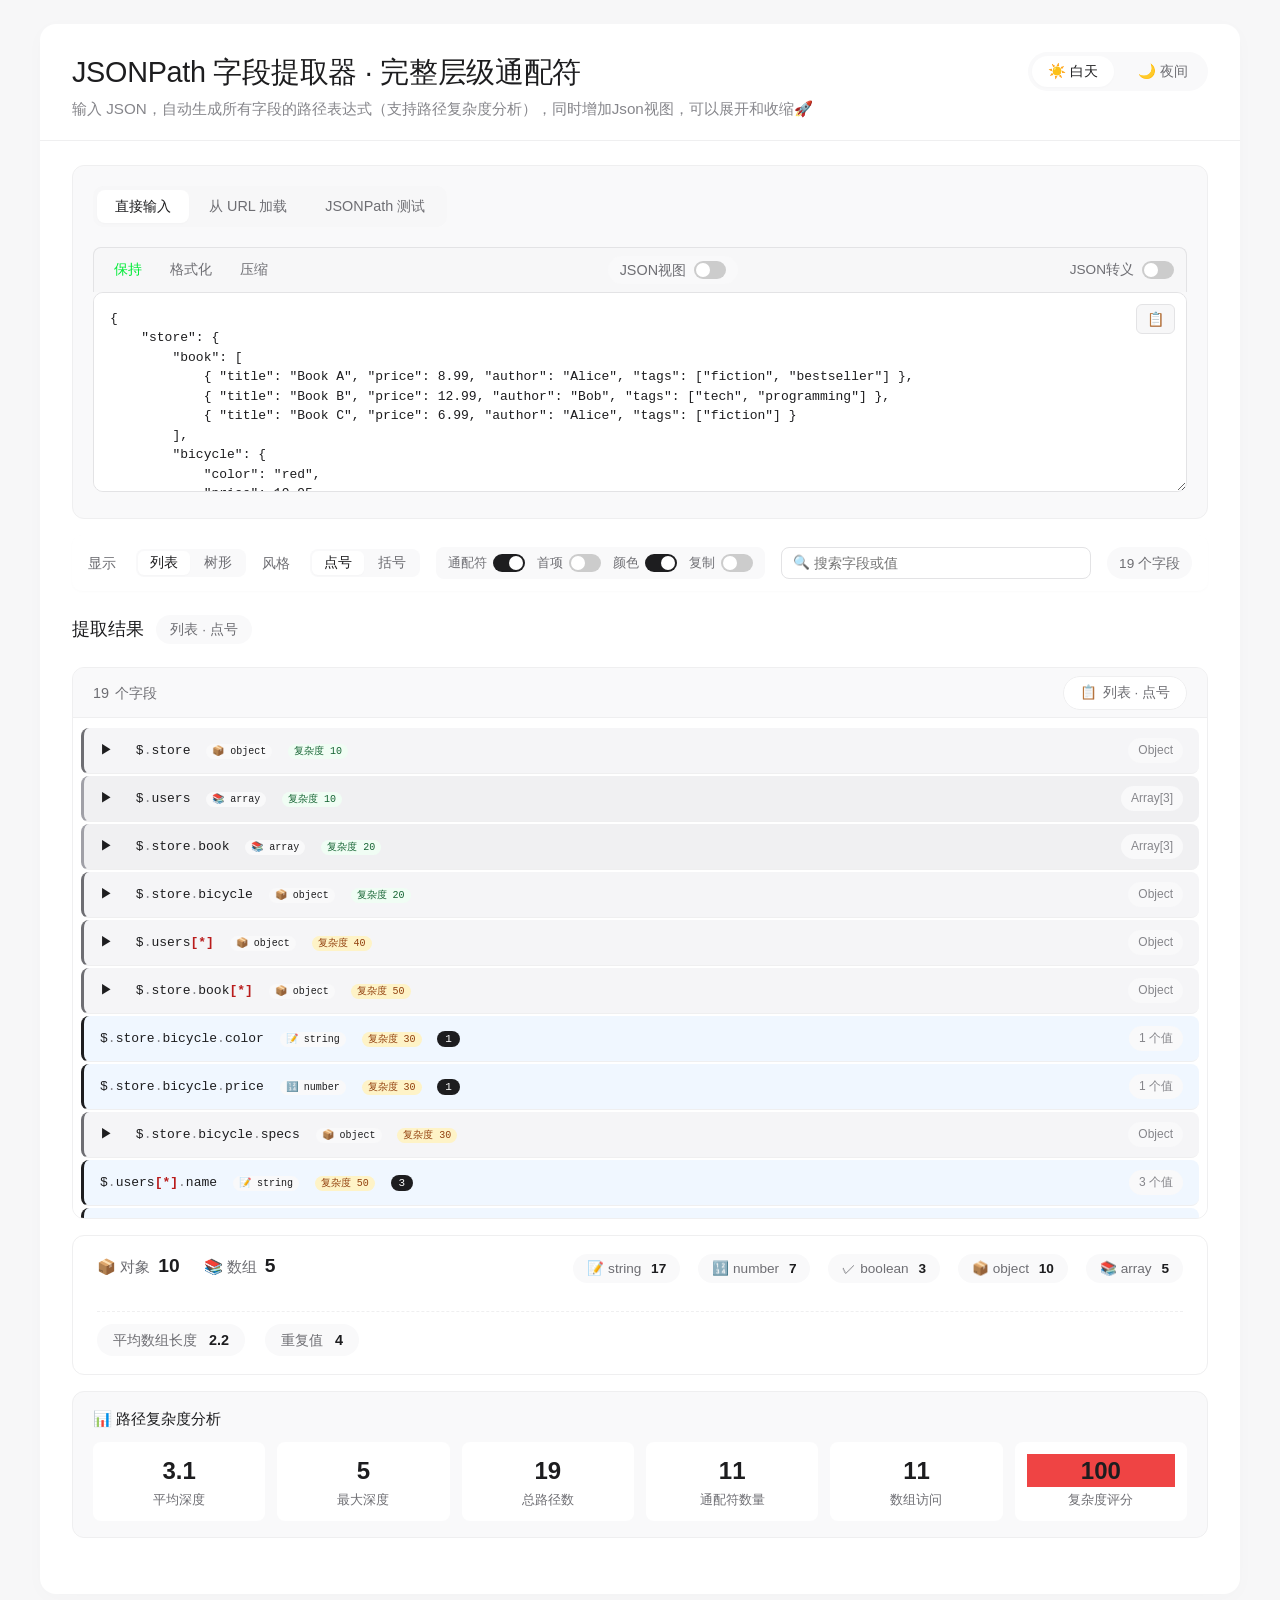
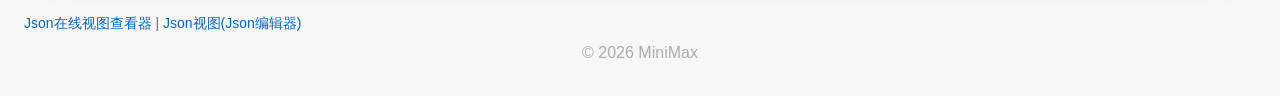
<file: JsonPath.html>
<!DOCTYPE html>
<html lang="zh-CN">
<head>
    <meta charset="UTF-8">
    <meta name="viewport" content="width=device-width, initial-scale=1.0">
    <title>JSONPath 提取器 · 完整层级通配符</title>
    <style>
        :root {
            --bg-primary: #ffffff;
            --bg-secondary: #f7f7f8;
            --bg-tertiary: #f9f9fa;
            --text-primary: #1d1d1f;
            --text-secondary: #6e6e73;
            --text-muted: #86868b;
            --border-color: #efeff0;
            --border-light: #e3e3e5;
            --accent: #1d1d1f;
            --accent-light: #b0b0b7;
            --highlight: #ffeb99;
            --highlight-dark: #b58b1a;
            --match-bg: #e6f7ff;
            --match-border: #1890ff;
            --wildcard-bg: #f0f7ff;
            --wildcard-border: #1d1d1f;
            --object-bg: #f5f5f7;
            --object-border: #6e6e73;
            --array-bg: #f0f0f2;
            --array-border: #a0a0a7;
            --error-bg: #fef2f2;
            --error-border: #fee2e2;
            --error-text: #b91c1c;
            --success-bg: #f0fdf4;
            --success-border: #bbf7d0;
            --success-text: #166534;
            --info-bg: #eff6ff;
            --info-border: #bfdbfe;
            --info-text: #1e40af;
            --shadow: rgba(0, 0, 0, 0.02);
            --shadow-hover: rgba(0, 0, 0, 0.05);
        }

        [data-theme="dark"] {
            --bg-primary: #2c2c2e;
            --bg-secondary: #1a1a1c;
            --bg-tertiary: #1d1d1f;
            --text-primary: #e5e5e7;
            --text-secondary: #98989e;
            --text-muted: #5e5e63;
            --border-color: #3a3a3c;
            --border-light: #3a3a3c;
            --accent: #5e5e63;
            --accent-light: #5e5e63;
            --highlight: #b58b1a;
            --highlight-dark: #ffeb99;
            --match-bg: #1a3a4a;
            --match-border: #5e9eff;
            --wildcard-bg: #2c3e4f;
            --wildcard-border: #5e9eff;
            --object-bg: #2c2c2e;
            --object-border: #98989e;
            --array-bg: #3a3a3c;
            --array-border: #b0b0b7;
            --error-bg: #3b1e1e;
            --error-border: #5e2e2e;
            --error-text: #ff8a8a;
            --success-bg: #1a3a2a;
            --success-border: #2e5e3a;
            --success-text: #86efac;
            --info-bg: #1a2a3a;
            --info-border: #2a4a6a;
            --info-text: #93c5fd;
            --shadow: rgba(0, 0, 0, 0.3);
            --shadow-hover: rgba(0, 0, 0, 0.4);
        }

        * {
            box-sizing: border-box;
            margin: 0;
            padding: 0;
        }

        body {
            font-family: -apple-system, BlinkMacSystemFont, 'SF Pro Text', 'Segoe UI', Roboto, 'Helvetica Neue', Arial, sans-serif;
            background: var(--bg-secondary);
            min-height: 100vh;
            padding: 24px;
            color: var(--text-primary);
            line-height: 1.4;
            transition: background-color 0.2s ease, color 0.2s ease;
        }

        .container {
            max-width: 1200px;
            margin: 0 auto;
            background: var(--bg-primary);
            border-radius: 16px;
            box-shadow: 0 4px 20px var(--shadow);
            overflow: hidden;
            transition: background-color 0.2s ease, border-color 0.2s ease;
        }

        /* 页面头部 */
        .header {
            padding: 28px 32px 20px;
            border-bottom: 1px solid var(--border-color);
            transition: border-color 0.2s ease;
        }

        /* 头部内容布局 - 标题和主题切换按钮 */
        .header-content {
            display: flex;
            align-items: flex-start;
            justify-content: space-between;
            gap: 20px;
        }

        .header-text {
            flex: 1;
        }

        .header h1 {
            font-size: 1.8rem;
            font-weight: 500;
            color: var(--text-primary);
            margin-bottom: 6px;
            letter-spacing: -0.01em;
            transition: color 0.2s ease;
        }

        .header p {
            color: var(--text-muted);
            font-size: 0.95rem;
            font-weight: 400;
            transition: color 0.2s ease;
        }

        .main-content {
            padding: 24px 32px 32px;
        }

        .json-view-toggle {
            display: flex;
            align-items: center;
            gap: 8px;
            background: var(--bg-tertiary);
            padding: 4px 12px 4px 12px;
            border-radius: 40px;
            transition: background-color 0.2s ease;
            font-size: 0.9rem;
            color: var(--text-secondary);
        }

        .json-view-toggle label:first-child {
            font-weight: 450;
        }

        .json-viewer-section {
            background: var(--bg-primary);
            border-radius: 12px;
            padding: 20px;
            margin-bottom: 16px;
            border: 1px solid var(--border-color);
            transition: background-color 0.2s ease, border-color 0.2s ease;
        }

        .json-viewer-header {
            display: flex;
            justify-content: space-between;
            align-items: center;
            margin-bottom: 16px;
            flex-wrap: wrap;
            gap: 12px;
        }

        .json-viewer-header h3 {
            font-size: 1rem;
            font-weight: 500;
            color: var(--text-primary);
            margin: 0;
        }

        .json-viewer-toolbar {
            display: flex;
            gap: 8px;
            flex-wrap: wrap;
            align-items: center;
            width: 100%;
        }

        .json-search-box {
            display: flex;
            gap: 4px;
            align-items: center;
        }

        .json-search-box input {
            padding: 6px 10px;
            border: 1px solid var(--border-light);
            border-radius: 4px;
            font-size: 0.85rem;
            background: var(--bg-tertiary);
            color: var(--text-primary);
            width: 140px;
        }

        .json-search-box input:focus {
            outline: none;
            border-color: var(--accent-light);
        }

        .json-search-box button {
            padding: 5px 10px;
            background: var(--bg-tertiary);
            color: var(--text-secondary);
            border: 1px solid var(--border-light);
            border-radius: 4px;
            cursor: pointer;
            font-size: 0.8rem;
            transition: all 0.2s ease;
        }

        .json-search-box button:hover {
            background: var(--accent);
            color: var(--bg-primary);
        }

        .json-viewer-btn {
            padding: 6px 14px;
            background: var(--bg-tertiary);
            color: var(--text-secondary);
            border: 1px solid var(--border-light);
            border-radius: 6px;
            cursor: pointer;
            font-size: 0.85rem;
            transition: all 0.2s ease;
        }

        .json-viewer-btn:hover {
            background: var(--accent);
            color: var(--bg-primary);
            border-color: var(--accent);
        }

        .json-viewer-content {
            position: relative;
            max-height: 500px;
            overflow: auto;
            border: 1px solid var(--border-light);
            border-radius: 10px;
            background: var(--bg-tertiary);
            width: 100%;
        }

        /* JSON 树形样式 */
        .json-tree {
            font-family: Menlo, Monaco, Consolas, 'Courier New', monospace;
            font-size: 13px;
            line-height: 1.6;
            padding: 12px 16px;
            color: var(--text-primary);
        }

        .json-node {
            white-space: nowrap;
        }

        .json-children {
            margin-left: 20px;
            padding-left: 12px;
            border-left: 1px dashed var(--border-light);
            max-height: 5000px;
            overflow: hidden;
            /* transition: max-height 0.3s ease-out, opacity 0.3s ease-out; */
            opacity: 1;
        }

        .json-node.collapsed > .json-children {
            max-height: 0;
            opacity: 0;
            /* transition: max-height 0.25s ease-in, opacity 0.25s ease-in; */
        }

        .json-node.collapsed .json-preview {
            display: inline;
        }

        .json-node.collapsed .json-bracket {
            display: none;
        }

        .json-count-badge {
            color: var(--text-muted);
            font-size: 0.9em;
            margin-left: 4px;
        }

        .json-preview {
            display: none;
            color: var(--text-muted);
            font-style: normal;
            font-size: 0.9em;
            margin-left: 2px;
        }

        .json-toggle {
            display: inline-flex;
            align-items: center;
            justify-content: center;
            width: 22px;
            height: 22px;
            margin-right: 6px;
            cursor: pointer;
            text-align: center;
            color: #fff;
            font-size: 16px;
            font-weight: bold;
            line-height: 1;
            user-select: none;
            vertical-align: middle;
            border-radius: 4px;
            background: #4a9eff;
            border: 1px solid #3d8ce6;
            box-shadow: 0 1px 3px rgba(74, 158, 255, 0.3);
            transition: all 0.2s ease;
        }

        .json-toggle:hover {
            background: #3d8ce6;
            border-color: #2d7cd6;
            transform: scale(1.1);
            box-shadow: 0 2px 6px rgba(74, 158, 255, 0.4);
        }

        .json-toggle:active {
            transform: scale(0.95);
        }

        [data-theme="dark"] .json-toggle {
            background: #3d8ce6;
            border-color: #2d7cd6;
        }

        [data-theme="dark"] .json-toggle:hover {
            background: #4a9eff;
            border-color: #3d8ce6;
        }

        .json-toggle:empty {
            visibility: hidden;
        }

        /* JSON键名样式 */
        .json-key {
            color: #000000;
        }

        [data-theme="dark"] .json-key {
            color: #9cdcfe;
        }

        /* JSON字符串 - 绿色 */
        .json-string {
            color: rgb(5, 150, 105);
        }

        [data-theme="dark"] .json-string {
            color: rgb(5, 180, 125);
        }

        /* JSON数字 - 蓝色 */
        .json-number {
            color: rgb(37, 99, 235);
        }

        [data-theme="dark"] .json-number {
            color: rgb(96, 165, 250);
        }

        /* JSON布尔值 - 橙色 */
        .json-boolean {
            color: rgb(234, 88, 12);
        }

        [data-theme="dark"] .json-boolean {
            color: rgb(251, 146, 60);
        }

        /* JSON null值 */
        .json-null {
            color: #808080;
            font-style: italic;
        }

        .json-bracket {
            color: var(--text-muted);
        }

        [data-theme="dark"] .json-children {
            border-left-color: rgba(255, 255, 255, 0.15);
        }

        .json-node-line {
            padding: 2px 0;
            position: relative;
        }

        .json-node-line:hover {
            background: var(--bg-secondary);
            border-radius: 3px;
        }

        /* 节点操作按钮 - 悬停时显示 */
        .json-node-actions {
            position: absolute;
            right: 8px;
            top: 50%;
            transform: translateY(-50%);
            display: none;
            gap: 4px;
        }

        .json-node-line:hover .json-node-actions {
            display: flex;
        }

        .json-action-btn {
            padding: 2px 8px;
            font-size: 0.75rem;
            border: 1px solid var(--border-light);
            border-radius: 4px;
            background: var(--bg-primary);
            color: var(--text-secondary);
            cursor: pointer;
            white-space: nowrap;
            transition: all 0.15s ease;
        }

        .json-action-btn:hover {
            background: var(--accent);
            color: var(--bg-primary);
            border-color: var(--accent);
        }

        .json-action-btn.copied {
            background: #10b981;
            border-color: #10b981;
            color: white;
        }

        .json-match {
            background: var(--highlight);
            border-radius: 2px;
        }

        /* 搜索关键词高亮 */
        .json-search-highlight {
            background: #fff494;
            color: #000;
            border-radius: 2px;
        }

        [data-theme="dark"] .json-search-highlight {
            background: #b58b1a;
            color: #fff;
        }

        /* 搜索匹配行高亮 - 50%透明度 */
        .json-line-highlight {
            background: rgba(255, 244, 146, 0.391);
        }

        [data-theme="dark"] .json-line-highlight {
            background: rgba(164, 146, 97, 0.5);
        }

        .theme-toggle {
            display: flex;
            align-items: center;
            gap: 8px;
            background: var(--bg-tertiary);
            padding: 4px;
            border-radius: 40px;
            transition: background-color 0.2s ease;
        }

        .theme-btn {
            padding: 6px 16px;
            border: none;
            background: transparent;
            border-radius: 30px;
            cursor: pointer;
            font-size: 0.9rem;
            color: var(--text-secondary);
            transition: all 0.2s ease;
        }

        .theme-btn.active {
            background: var(--bg-primary);
            color: var(--text-primary);
            box-shadow: 0 1px 3px var(--shadow);
        }

        .input-section {
            background: var(--bg-tertiary);
            border-radius: 12px;
            padding: 20px;
            margin-bottom: 16px;
            border: 1px solid var(--border-color);
            transition: background-color 0.2s ease, border-color 0.2s ease;
        }

        .input-tabs {
            display: flex;
            gap: 2px;
            margin-bottom: 20px;
            background: var(--bg-secondary);
            padding: 4px;
            border-radius: 10px;
            width: fit-content;
            transition: background-color 0.2s ease;
            flex-wrap: wrap;
        }

        .tab-btn {
            padding: 7px 18px;
            border: none;
            background: transparent;
            border-radius: 8px;
            cursor: pointer;
            font-size: 0.9rem;
            color: var(--text-secondary);
            transition: all 0.1s ease;
            font-weight: 450;
            white-space: nowrap;
        }

        .tab-btn.active {
            background: var(--bg-primary);
            color: var(--text-primary);
            box-shadow: 0 1px 2px var(--shadow);
        }

        .tab-content {
            display: none;
        }

        .tab-content.active {
            display: block;
        }

        textarea {
            width: 100%;
            height: 200px;
            padding: 16px;
            border: 1px solid var(--border-light);
            border-radius: 10px;
            font-family: 'SF Mono', 'Monaco', 'Menlo', 'Courier New', monospace;
            font-size: 13px;
            line-height: 1.5;
            resize: vertical;
            background: var(--bg-primary);
            transition: border-color 0.1s, background-color 0.2s ease, color 0.2s ease;
            color: var(--text-primary);
        }

        textarea:focus {
            outline: none;
            border-color: var(--accent-light);
        }

        .json-input-wrapper {
            position: relative;
        }

        .json-input-wrapper textarea {
            padding-right: 50px;
        }

        .json-input-copy {
            position: absolute;
            top: 12px;
            right: 12px;
            background: var(--bg-secondary);
            border: 1px solid var(--border-light);
            border-radius: 6px;
            padding: 6px 10px;
            cursor: pointer;
            font-size: 14px;
            transition: all 0.2s ease;
            z-index: 10;
        }

        .json-input-copy:hover {
            background: var(--accent-primary);
            border-color: var(--accent-primary);
            color: white;
        }

        .json-input-copy.copied {
            background: #10b981;
            border-color: #10b981;
            color: white;
        }

        .json-format-bar {
            display: flex;
            justify-content: space-between;
            align-items: center;
            padding: 8px 12px;
            background: var(--bg-secondary);
            border-radius: 8px 8px 0 0;
            border: 1px solid var(--border-light);
            border-bottom: none;
        }

        .json-format-options {
            display: flex;
            align-items: center;
            gap: 12px;
        }

        .json-format-label {
            font-weight: 500;
            color: var(--text-secondary);
            font-size: 0.9rem;
        }

        .json-format-option {
            display: flex;
            align-items: center;
            gap: 4px;
            cursor: pointer;
            padding: 4px 8px;
            border-radius: 4px;
            transition: background-color 0.2s ease;
            font-size: 0.85rem;
            color: var(--text-secondary);
        }

        .json-format-option:hover {
            background: var(--bg-tertiary);
        }

        .json-format-option input[type="radio"] {
            display: none;
        }

        .json-format-option.selected {
            background: var(--accent-primary);
            color: #01eb37;
        }

        .json-escape-option {
            display: flex;
            align-items: center;
            gap: 8px;
            font-size: 0.85rem;
            color: var(--text-secondary);
        }

        .url-input {
            display: flex;
            gap: 8px;
            flex-wrap: wrap;
        }

        .url-input input {
            flex: 1 1 200px;
            min-width: 200px;
            padding: 10px 14px;
            border: 1px solid var(--border-light);
            border-radius: 10px;
            font-size: 0.95rem;
            background: var(--bg-primary);
            transition: background-color 0.2s ease, border-color 0.2s ease, color 0.2s ease;
            color: var(--text-primary);
        }

        .url-input input:focus {
            outline: none;
            border-color: var(--accent-light);
        }

        .url-input button {
            padding: 10px 22px;
            background: var(--accent);
            color: var(--bg-primary);
            border: none;
            border-radius: 10px;
            cursor: pointer;
            font-size: 0.95rem;
            font-weight: 450;
            transition: background 0.1s;
            white-space: nowrap;
        }

        .url-input button:hover {
            background: var(--text-secondary);
        }

        .url-input button:disabled {
            opacity: 0.5;
            cursor: not-allowed;
        }

        .error-message {
            color: var(--error-text);
            margin-top: 12px;
            padding: 10px 14px;
            background: var(--error-bg);
            border-radius: 10px;
            font-size: 0.9rem;
            border: 1px solid var(--error-border);
            display: none;
        }

        .error-message.show {
            display: flex;
            align-items: flex-start;
            gap: 8px;
        }

        .error-icon {
            flex-shrink: 0;
            width: 20px;
            height: 20px;
        }

        .error-content {
            flex: 1;
        }

        .error-title {
            font-weight: 500;
            margin-bottom: 4px;
        }

        .error-suggestion {
            font-size: 0.85rem;
            color: var(--text-secondary);
            margin-top: 6px;
        }

        /* 统计面板 */
        .stats-panel {
            display: flex;
            flex-wrap: wrap;
            gap: 16px 24px;
            background: var(--bg-primary);
            border-radius: 12px;
            padding: 18px 24px;
            margin: 16px 0 0 0;
            border: 1px solid var(--border-color);
            transition: background-color 0.2s ease, border-color 0.2s ease;
            font-size: 0.95rem;
        }

        .stat-item {
            display: flex;
            align-items: baseline;
            gap: 8px;
        }

        .stat-label {
            color: var(--text-secondary);
            font-weight: 400;
            transition: color 0.2s ease;
        }

        .stat-number {
            font-weight: 550;
            color: var(--text-primary);
            font-size: 1.2rem;
            line-height: 1.2;
            transition: color 0.2s ease;
        }

        .type-dist {
            display: flex;
            flex-wrap: wrap;
            gap: 8px 18px;
            margin-left: auto;
        }

        .type-tag {
            background: var(--bg-tertiary);
            padding: 5px 14px;
            border-radius: 40px;
            font-size: 0.85rem;
            color: var(--text-secondary);
            transition: background-color 0.2s ease, color 0.2s ease;
            white-space: nowrap;
        }

        .type-tag span {
            font-weight: 600;
            color: var(--text-primary);
            margin-left: 6px;
        }

        .enhanced-stats {
            display: flex;
            flex-wrap: wrap;
            gap: 12px 20px;
            padding-top: 12px;
            margin-top: 12px;
            border-top: 1px dashed var(--border-color);
            width: 100%;
        }

        .stat-badge {
            background: var(--bg-tertiary);
            padding: 6px 16px;
            border-radius: 30px;
            font-size: 0.9rem;
            color: var(--text-secondary);
        }

        .stat-badge span {
            font-weight: 600;
            color: var(--text-primary);
            margin-left: 8px;
        }

        .complexity-meter {
            display: flex;
            align-items: center;
            gap: 8px;
        }

        .complexity-bar {
            width: 60px;
            height: 6px;
            background: var(--bg-tertiary);
            border-radius: 3px;
            overflow: hidden;
        }

        .complexity-fill {
            height: 100%;
            border-radius: 3px;
            transition: width 0.3s ease, background-color 0.3s ease;
        }

        .complexity-low { background: #22c55e; }
        .complexity-medium { background: #f59e0b; }
        .complexity-high { background: #ef4444; }

        /* 树形结构样式 */
        .tree-container {
            padding: 8px 0;
        }

        .tree-depth-group {
            margin-bottom: 16px;
            border: 1px solid var(--border-color);
            border-radius: 8px;
            overflow: hidden;
        }

        .tree-depth-header {
            background: var(--bg-tertiary);
            padding: 10px 16px;
            font-weight: 500;
            color: var(--text-primary);
            border-bottom: 1px solid var(--border-color);
            cursor: pointer;
            user-select: none;
            display: flex;
            align-items: center;
            gap: 8px;
            transition: background-color 0.2s ease;
        }

        .tree-depth-header:hover {
            background: var(--bg-secondary);
        }

        .tree-count {
            font-weight: 400;
            color: var(--text-secondary);
            font-size: 0.85rem;
        }

        .tree-depth-items {
            background: var(--bg-primary);
        }

        .tree-depth-items .jsonpath-item {
            border-bottom: 1px solid var(--border-color);
            border-radius: 0;
            margin: 0;
        }

        .tree-depth-items .jsonpath-item:last-child {
            border-bottom: none;
        }

        /* 控制栏 - 显示模式、风格、开关等 */
        .controls-bar {
            display: flex;
            gap: 16px;
            align-items: center;
            flex-wrap: wrap;
            background: var(--bg-primary);
            padding: 12px 16px;
            border-radius: 10px;
            margin-bottom: 16px;
            box-shadow: 0 1px 3px var(--shadow);
            transition: background-color 0.2s ease, border-color 0.2s ease;
        }

        /* 控制组 - 显示/风格单选 */
        .control-group {
            display: flex;
            align-items: center;
            gap: 8px;
            height: 32px;
            flex: 0 0 auto;
        }

        .control-group label {
            font-weight: 450;
            color: var(--text-secondary);
            font-size: 0.85rem;
            min-width: 40px;
            transition: color 0.2s ease;
        }

        .radio-group {
            display: flex;
            gap: 2px;
            background: var(--bg-tertiary);
            padding: 2px;
            border-radius: 8px;
            height: 28px;
            align-items: center;
            transition: background-color 0.2s ease;
        }

        .radio-option {
            padding: 4px 12px;
            border-radius: 6px;
            cursor: pointer;
            font-size: 0.85rem;
            color: var(--text-secondary);
            transition: all 0.1s;
            user-select: none;
            display: flex;
            align-items: center;
            height: 24px;
            line-height: 1;
        }

        .radio-option.selected {
            background: var(--bg-primary);
            color: var(--text-primary);
            box-shadow: 0 1px 2px var(--shadow);
        }

        .radio-option input[type="radio"] {
            display: none;
        }

        /* 开关组容器 - 所有开关放在一行 */
        .switch-group {
            display: flex;
            align-items: center;
            gap: 12px;
            height: 32px;
            background: var(--bg-tertiary);
            padding: 4px 12px;
            border-radius: 8px;
        }

        /* 单个开关项 */
        .switch-item {
            display: flex;
            align-items: center;
            gap: 6px;
        }

        .switch-item label:first-child {
            font-weight: 450;
            color: var(--text-secondary);
            font-size: 0.8rem;
            white-space: nowrap;
        }

        /* 开关按钮样式 */
        .switch {
            position: relative;
            display: inline-block;
            width: 32px;
            height: 18px;
        }

        .switch input {
            opacity: 0;
            width: 0;
            height: 0;
        }

        .slider {
            position: absolute;
            cursor: pointer;
            top: 0;
            left: 0;
            right: 0;
            bottom: 0;
            background-color: #ccc;
            transition: .2s;
            border-radius: 18px;
        }

        .slider:before {
            position: absolute;
            content: "";
            height: 14px;
            width: 14px;
            left: 2px;
            bottom: 2px;
            background-color: white;
            transition: .2s;
            border-radius: 50%;
        }

        .switch input:checked + .slider {
            background-color: var(--accent);
        }

        .switch input:checked + .slider:before {
            transform: translateX(14px);
        }

        .search-box {
            flex: 1 1 200px;
            min-width: 180px;
            position: relative;
            height: 32px;
        }

        .search-box input {
            width: 100%;
            height: 32px;
            padding: 0 12px 0 32px;
            border: 1px solid var(--border-light);
            border-radius: 8px;
            font-size: 0.85rem;
            background: var(--bg-primary);
            transition: background-color 0.2s ease, border-color 0.2s ease, color 0.2s ease;
            color: var(--text-primary);
        }

        .search-box input:focus {
            outline: none;
            border-color: var(--accent-light);
        }

        .search-box i {
            position: absolute;
            left: 12px;
            top: 50%;
            transform: translateY(-50%);
            color: var(--text-muted);
            font-style: normal;
            font-size: 0.85rem;
            line-height: 1;
            display: flex;
            align-items: center;
            transition: color 0.2s ease;
        }

        .stats {
            color: var(--text-secondary);
            font-size: 0.85rem;
            background: var(--bg-tertiary);
            padding: 6px 12px;
            border-radius: 20px;
            white-space: nowrap;
            height: 32px;
            display: flex;
            align-items: center;
            transition: background-color 0.2s ease, color 0.2s ease;
        }

        .output-section {
            background: var(--bg-primary);
            transition: background-color 0.2s ease;
        }

        .output-header {
            display: flex;
            justify-content: space-between;
            align-items: center;
            margin-bottom: 16px;
            height: 44px;
            flex-wrap: wrap;
            gap: 12px;
        }

        .output-header h3 {
            font-weight: 500;
            color: var(--text-primary);
            font-size: 1.1rem;
            display: flex;
            align-items: center;
            gap: 12px;
            transition: color 0.2s ease;
        }

        .current-mode {
            background: var(--bg-tertiary);
            padding: 5px 14px;
            border-radius: 40px;
            font-size: 0.85rem;
            font-weight: 400;
            color: var(--text-secondary);
            letter-spacing: 0.01em;
            transition: background-color 0.2s ease, color 0.2s ease;
            white-space: nowrap;
        }

        .copy-all-btn {
            padding: 8px 20px;
            background: transparent;
            color: var(--text-primary);
            border: 1px solid var(--border-light);
            border-radius: 10px;
            cursor: pointer;
            font-size: 0.9rem;
            transition: all 0.1s;
            display: flex;
            align-items: center;
            gap: 6px;
            height: 38px;
            white-space: nowrap;
        }

        .copy-all-btn:hover {
            background: var(--bg-tertiary);
            border-color: var(--accent-light);
        }

        .copy-all-btn.disabled {
            opacity: 0.5;
            cursor: not-allowed;
            pointer-events: none;
        }

        .results-container {
            background: var(--bg-tertiary);
            border: 1px solid var(--border-color);
            border-radius: 12px;
            overflow: hidden;
            transition: background-color 0.2s ease, border-color 0.2s ease;
        }

        .results-header {
            background: var(--bg-tertiary);
            padding: 12px 20px;
            display: flex;
            justify-content: space-between;
            align-items: center;
            border-bottom: 1px solid var(--border-color);
            font-size: 0.9rem;
            color: var(--text-secondary);
            height: 50px;
            transition: background-color 0.2s ease, border-color 0.2s ease, color 0.2s ease;
        }

        .results-header .title {
            font-weight: 450;
            display: flex;
            align-items: center;
            gap: 6px;
        }

        .style-indicator {
            background: var(--bg-primary);
            padding: 5px 16px;
            border-radius: 40px;
            font-size: 0.85rem;
            display: flex;
            align-items: center;
            gap: 6px;
            color: var(--text-secondary);
            border: 1px solid var(--border-color);
            height: 34px;
            transition: background-color 0.2s ease, border-color 0.2s ease, color 0.2s ease;
        }

        .jsonpath-list {
            max-height: 500px;
            overflow-y: auto;
            padding: 8px;
            background: var(--bg-primary);
            transition: background-color 0.2s ease;
        }

        .jsonpath-item {
            padding: 10px 16px;
            border-bottom: 1px solid var(--border-color);
            cursor: pointer;
            transition: background 0.1s, border-color 0.2s ease;
            font-family: 'SF Mono', 'Monaco', 'Menlo', 'Courier New', monospace;
            font-size: 13px;
            display: flex;
            justify-content: space-between;
            align-items: center;
            border-radius: 8px;
            margin: 2px 0;
            color: var(--text-primary);
            min-height: 46px;
        }

        .jsonpath-item.wildcard-item {
            background: var(--wildcard-bg);
            border-left: 3px solid var(--wildcard-border);
        }

        .jsonpath-item.object-item {
            background: var(--object-bg);
            border-left: 3px solid var(--object-border);
        }

        .jsonpath-item.array-item {
            background: var(--array-bg);
            border-left: 3px solid var(--array-border);
        }

        .jsonpath-item.expanded {
            background: var(--bg-tertiary);
        }

        .jsonpath-item:hover {
            background: var(--bg-tertiary);
        }

        .jsonpath-item .path-text {
            flex: 1;
            word-break: break-all;
            padding-right: 20px;
            line-height: 1.5;
        }

        .path-segment {
            display: inline;
        }

        .path-segment.field {
            color: var(--text-primary);
        }

        .path-segment.index {
            color: var(--info-text);
        }

        .path-segment.wildcard {
            color: var(--error-text);
            font-weight: 600;
        }

        .path-segment.operator {
            color: var(--text-muted);
        }

        .type-badge {
            font-size: 10px;
            padding: 2px 6px;
            border-radius: 20px;
            background: var(--bg-tertiary);
            color: var(--text-primary);
            margin-left: 8px;
            white-space: nowrap;
        }

        .value-count-badge {
            background: var(--accent);
            color: var(--bg-primary);
            font-size: 11px;
            padding: 2px 8px;
            border-radius: 30px;
            margin-left: 8px;
            white-space: nowrap;
        }

        .complexity-badge {
            font-size: 10px;
            padding: 2px 6px;
            border-radius: 20px;
            margin-left: 8px;
            white-space: nowrap;
        }

        .complexity-badge.low {
            background: var(--success-bg);
            color: var(--success-text);
        }

        .complexity-badge.medium {
            background: #fef3c7;
            color: #92400e;
        }

        .complexity-badge.high {
            background: var(--error-bg);
            color: var(--error-text);
        }

        .expanded-items {
            margin-left: 8px;
            padding: 4px 0 4px 8px;
            border-left: 3px solid var(--accent-light);
            margin-bottom: 8px;
            background: var(--bg-tertiary);
            border-radius: 0 8px 8px 0;
        }

        .expanded-item {
            padding: 8px 12px;
            margin: 2px 0;
            border-radius: 6px;
            display: flex;
            flex-wrap: wrap;
            align-items: center;
            gap: 8px;
            font-size: 12px;
            cursor: pointer;
            position: relative;
            transition: all 0.15s ease;
        }

        .expanded-item:hover {
            transform: translateX(2px);
            box-shadow: 0 2px 4px var(--shadow);
        }

        /* 不同深度的背景颜色 - 浅色模式 */
        .expanded-item.depth-1 {
            background: #f0f7ff;
            border-left: 3px solid #3b82f6;
        }
        .expanded-item.depth-2 {
            background: #f0fdf4;
            border-left: 3px solid #22c55e;
        }
        .expanded-item.depth-3 {
            background: #fefce8;
            border-left: 3px solid #eab308;
        }
        .expanded-item.depth-4 {
            background: #fef3f2;
            border-left: 3px solid #ef4444;
        }

        /* 深色模式下的深度颜色 */
        [data-theme="dark"] .expanded-item.depth-1 {
            background: #1e3a5f;
            border-left: 3px solid #3b82f6;
        }
        [data-theme="dark"] .expanded-item.depth-2 {
            background: #1a3a2a;
            border-left: 3px solid #22c55e;
        }
        [data-theme="dark"] .expanded-item.depth-3 {
            background: #3a3520;
            border-left: 3px solid #eab308;
        }
        [data-theme="dark"] .expanded-item.depth-4 {
            background: #3a2020;
            border-left: 3px solid #ef4444;
        }

        .expanded-item .path-content {
            flex: 1;
            min-width: 150px;
            word-break: break-all;
        }

        .expanded-item .value-preview {
            max-width: 150px;
        }

        .expanded-item .type-badge {
            font-size: 9px;
            padding: 2px 6px;
        }

        .search-highlight {
            background-color: var(--highlight);
            color: var(--text-primary);
            font-weight: 500;
            border-radius: 3px;
            padding: 0 2px;
            margin: 0 -1px;
            box-shadow: 0 0 0 1px rgba(255, 200, 0, 0.2);
        }

        [data-theme="dark"] .search-highlight {
            background-color: var(--highlight-dark);
            color: var(--bg-primary);
            box-shadow: 0 0 0 1px rgba(255, 200, 0, 0.4);
        }

        .jsonpath-match-highlight {
            background-color: var(--match-bg);
            border-left: 4px solid var(--match-border);
            font-weight: 500;
        }

        .jsonpath-item .value-preview {
            color: var(--text-muted);
            font-size: 12px;
            max-width: 200px;
            overflow: hidden;
            text-overflow: ellipsis;
            white-space: nowrap;
            background: var(--bg-tertiary);
            padding: 4px 10px;
            border-radius: 20px;
            font-family: -apple-system, BlinkMacSystemFont, 'Segoe UI', Roboto, sans-serif;
            line-height: 1.4;
            transition: background-color 0.2s ease, color 0.2s ease;
            cursor: pointer;
        }

        .jsonpath-item .value-preview:hover {
            background: var(--accent-primary);
            color: white;
        }

        /* 值预览弹窗 */
        .value-popup-overlay {
            position: fixed;
            top: 0;
            left: 0;
            right: 0;
            bottom: 0;
            background: rgba(0, 0, 0, 0.5);
            z-index: 10000;
            display: flex;
            align-items: center;
            justify-content: center;
            opacity: 0;
            visibility: hidden;
            transition: opacity 0.2s ease, visibility 0.2s ease;
        }

        .value-popup-overlay.active {
            opacity: 1;
            visibility: visible;
        }

        .value-popup {
            background: var(--bg-primary);
            border-radius: 12px;
            max-width: 600px;
            max-height: 80vh;
            width: 90%;
            box-shadow: 0 20px 60px rgba(0, 0, 0, 0.3);
            overflow: hidden;
            transform: scale(0.9);
            transition: transform 0.2s ease;
        }

        .value-popup-overlay.active .value-popup {
            transform: scale(1);
        }

        .value-popup-header {
            display: flex;
            justify-content: space-between;
            align-items: center;
            padding: 16px 20px;
            border-bottom: 1px solid var(--border-color);
            background: var(--bg-secondary);
        }

        .value-popup-title {
            font-weight: 600;
            color: var(--text-primary);
            font-size: 14px;
        }

        .value-popup-close {
            background: none;
            border: none;
            color: var(--text-muted);
            font-size: 20px;
            cursor: pointer;
            padding: 4px 8px;
            border-radius: 6px;
            transition: background-color 0.2s ease;
        }

        .value-popup-close:hover {
            background: var(--bg-tertiary);
            color: var(--text-primary);
        }

        .value-popup-copy {
            background: var(--accent-primary);
            border: none;
            color: rgb(0, 0, 0);
            font-size: 12px;
            cursor: pointer;
            padding: 6px 12px;
            border-radius: 6px;
            transition: background-color 0.2s ease;
            display: flex;
            align-items: center;
            gap: 4px;
        }

        .value-popup-copy:hover {
            background: var(--accent-hover);
        }

        .value-popup-copy.copied {
            background: #10b981;
        }

        .value-popup-content {
            padding: 20px;
            overflow: auto;
            max-height: 60vh;
        }

        .value-popup-content pre {
            margin: 0;
            white-space: pre-wrap;
            word-break: break-all;
            font-family: 'JetBrains Mono', 'Fira Code', monospace;
            font-size: 13px;
            line-height: 1.6;
            color: var(--text-primary);
        }

        .jsonpath-item .copy-badge {
            color: var(--text-secondary);
            font-size: 12px;
            transition: opacity 0.1s;
            white-space: nowrap;
            background: var(--border-color);
            padding: 4px 12px;
            border-radius: 20px;
            margin-left: 12px;
            line-height: 1.4;
        }

        .jsonpath-item.copied {
            background: var(--bg-tertiary);
        }

        .empty-message {
            padding: 60px 24px;
            text-align: center;
            color: var(--text-muted);
            font-size: 0.95rem;
            background: var(--bg-primary);
            line-height: 1.5;
            transition: background-color 0.2s ease, color 0.2s ease;
        }

        .loading-spinner {
            display: inline-block;
            width: 16px;
            height: 16px;
            border: 2px solid var(--border-color);
            border-top: 2px solid var(--accent);
            border-radius: 50%;
            animation: spin 0.8s linear infinite;
            margin-right: 8px;
            vertical-align: middle;
        }

        @keyframes spin {
            0% { transform: rotate(0deg); }
            100% { transform: rotate(360deg); }
        }

        .toast {
            position: fixed;
            bottom: 24px;
            right: 24px;
            background: var(--accent);
            color: var(--bg-primary);
            padding: 10px 20px;
            border-radius: 40px;
            animation: fadeIn 0.15s ease;
            z-index: 1000;
            font-size: 0.9rem;
            box-shadow: 0 2px 10px var(--shadow);
            line-height: 1.5;
            display: flex;
            align-items: center;
        }

        .toast.success {
            background: #10b981;
        }

        .toast.error {
            background: #ef4444;
        }

        .toast-icon {
            margin-right: 8px;
            font-size: 1.1em;
        }

        @keyframes fadeIn {
            from {
                opacity: 0;
                transform: translateY(5px);
            }
            to {
                opacity: 1;
                transform: translateY(0);
            }
        }

        /* JSONPath 测试区域样式 */
        .jsonpath-test-section {
            background: var(--bg-tertiary);
            border-radius: 12px;
            padding: 20px;
            margin: 20px 0 16px 0;
            border: 1px solid var(--border-color);
            transition: background-color 0.2s ease, border-color 0.2s ease;
        }

        .jsonpath-test-header {
            display: flex;
            align-items: center;
            gap: 12px;
            margin-bottom: 16px;
        }

        .jsonpath-test-header h4 {
            font-weight: 500;
            color: var(--text-primary);
            font-size: 1rem;
            transition: color 0.2s ease;
        }

        .jsonpath-test-input {
            display: flex;
            gap: 8px;
            margin-bottom: 16px;
            flex-wrap: wrap;
        }

        .jsonpath-test-input input {
            flex: 1 1 200px;
            min-width: 200px;
            padding: 10px 14px;
            border: 1px solid var(--border-light);
            border-radius: 10px;
            font-size: 0.95rem;
            background: var(--bg-primary);
            transition: background-color 0.2s ease, border-color 0.2s ease, color 0.2s ease;
            color: var(--text-primary);
            font-family: 'SF Mono', 'Monaco', 'Menlo', 'Courier New', monospace;
        }

        .jsonpath-test-input button {
            padding: 10px 22px;
            background: var(--accent);
            color: var(--bg-primary);
            border: none;
            border-radius: 10px;
            cursor: pointer;
            font-size: 0.95rem;
            font-weight: 450;
            transition: background 0.1s;
            white-space: nowrap;
        }

        .jsonpath-test-input button:hover {
            background: var(--text-secondary);
        }

        .jsonpath-test-result {
            background: var(--bg-primary);
            border: 1px solid var(--border-color);
            border-radius: 8px;
            padding: 16px;
            max-height: 200px;
            overflow-y: auto;
            font-family: 'SF Mono', 'Monaco', 'Menlo', 'Courier New', monospace;
            font-size: 13px;
            transition: background-color 0.2s ease, border-color 0.2s ease;
        }

        .jsonpath-test-item {
            padding: 8px 12px;
            border-bottom: 1px solid var(--border-color);
            display: flex;
            justify-content: space-between;
            align-items: center;
            gap: 12px;
        }

        .jsonpath-test-item:last-child {
            border-bottom: none;
        }

        .jsonpath-test-item .path {
            color: var(--info-text);
            word-break: break-all;
            flex: 1;
        }

        .jsonpath-test-item .value {
            color: var(--text-muted);
            max-width: 200px;
            overflow: hidden;
            text-overflow: ellipsis;
            white-space: nowrap;
        }

        .jsonpath-test-error {
            color: var(--error-text);
            padding: 8px 12px;
            background: var(--error-bg);
            border-radius: 6px;
        }

        .jsonpath-test-error .error-type {
            font-weight: 500;
            margin-bottom: 4px;
        }

        .jsonpath-test-error .error-hint {
            font-size: 0.85rem;
            color: var(--text-secondary);
            margin-top: 6px;
        }

        /* 语法帮助面板 */
        .syntax-help {
            background: var(--info-bg);
            border: 1px solid var(--info-border);
            border-radius: 8px;
            padding: 12px 16px;
            margin-top: 12px;
            font-size: 0.85rem;
            color: var(--info-text);
        }

        .syntax-help-title {
            font-weight: 500;
            margin-bottom: 8px;
        }

        .syntax-example {
            display: flex;
            flex-wrap: wrap;
            gap: 8px;
            margin-top: 8px;
        }

        .syntax-tag {
            background: var(--bg-primary);
            padding: 4px 10px;
            border-radius: 4px;
            font-family: 'SF Mono', 'Monaco', 'Menlo', monospace;
            cursor: pointer;
            transition: background 0.1s;
        }

        .syntax-tag:hover {
            background: var(--bg-tertiary);
        }

        /* 复杂度详情面板 */
        .complexity-panel {
            background: var(--bg-tertiary);
            border-radius: 12px;
            padding: 16px 20px;
            margin: 16px 0 24px 0;
            border: 1px solid var(--border-color);
        }

        .complexity-panel-header {
            display: flex;
            align-items: center;
            justify-content: space-between;
            margin-bottom: 12px;
        }

        .complexity-panel-title {
            font-weight: 500;
            color: var(--text-primary);
            font-size: 0.95rem;
        }

        .complexity-details {
            display: grid;
            grid-template-columns: repeat(auto-fit, minmax(150px, 1fr));
            gap: 12px;
        }

        .complexity-metric {
            background: var(--bg-primary);
            padding: 12px;
            border-radius: 8px;
            text-align: center;
        }

        .complexity-metric-value {
            font-size: 1.5rem;
            font-weight: 600;
            color: var(--text-primary);
        }

        .complexity-metric-label {
            font-size: 0.8rem;
            color: var(--text-secondary);
            margin-top: 4px;
        }

        /* 响应式 */
        @media (max-width: 1024px) {
            .controls-bar { gap: 16px; }
            .control-group { width: auto; }
            .search-box { min-width: 200px; }
        }

        @media (max-width: 767px) {
            body { padding: 12px; }
            .main-content { padding: 16px; }
            .header { padding: 20px 16px 16px; }
            .header-content { flex-direction: column; align-items: flex-start; gap: 12px; }
            .header h1 { font-size: 1.4rem; }
            .theme-toggle { align-self: flex-end; }

            .input-tabs { width: 100%; }
            .tab-btn { flex: 1; text-align: center; padding: 7px 8px; font-size: 0.85rem; }

            .controls-bar { gap: 12px; flex-direction: column; align-items: stretch; }
            .control-group { width: 100%; justify-content: space-between; }
            .radio-group { width: 100%; }
            .radio-option { flex: 1; text-align: center; justify-content: center; }
            .switch-group { width: 100%; justify-content: space-between; flex-wrap: wrap; }
            .search-box { min-width: unset; width: 100%; }
            .stats { width: 100%; text-align: center; justify-content: center; }

            textarea { height: 150px; }
            .url-input { flex-direction: column; }
            .url-input input, .url-input button { width: 100%; }
            .jsonpath-test-input { flex-direction: column; }
            .jsonpath-test-input input, .jsonpath-test-input button { width: 100%; }

            /* JSON格式栏和开关优化 - 手机端垂直布局 */
            .json-format-bar {
                flex-direction: column;
                gap: 12px;
                align-items: stretch;
            }

            .json-format-options {
                width: 100%;
                justify-content: space-between;
                gap: 8px;
            }

            .json-format-option {
                flex: 1;
                padding: 6px 8px;
                font-size: 0.8rem;
            }

            .json-view-toggle {
                width: 100%;
                justify-content: space-between;
                padding: 6px 12px;
                font-size: 0.85rem;
            }

            .json-escape-option {
                width: 100%;
                justify-content: space-between;
                padding: 6px 12px;
                font-size: 0.8rem;
            }

            .stats-panel { flex-direction: column; gap: 12px; }
            .type-dist { margin-left: 0; width: 100%; }
            .enhanced-stats { flex-direction: column; }
            .stat-badge { width: 100%; }

            .output-header { flex-direction: column; height: auto; align-items: flex-start; }
            .output-header h3 { width: 100%; justify-content: space-between; }
            .copy-all-btn { width: 100%; justify-content: center; }

            .results-header { flex-direction: column; height: auto; gap: 8px; align-items: flex-start; }
            .style-indicator { width: 100%; }
            .jsonpath-item { flex-direction: column; align-items: flex-start; gap: 8px; }
            .jsonpath-item .value-preview { max-width: 100%; width: 100%; }
            .jsonpath-test-item { flex-direction: column; align-items: flex-start; }
            .jsonpath-test-item .value { max-width: 100%; width: 100%; }

            /* JSON视图工具栏优化 - 手机端按钮换行显示 */
            .json-viewer-section {
                overflow-x: auto;
            }

            .json-viewer-header {
                flex-wrap: wrap;
                gap: 8px;
            }

            .json-viewer-toolbar {
                flex-wrap: wrap;
                gap: 4px;
            }

            .json-search-box {
                flex-wrap: wrap;
                width: 100%;
            }

            .json-search-box input {
                flex: 1 1 120px;
                min-width: 100px;
                width: auto;
            }

            .json-search-box button {
                padding: 4px 8px;
                font-size: 0.75rem;
                flex: 0 0 auto;
            }

            .json-viewer-btn {
                padding: 4px 10px;
                font-size: 0.75rem;
                flex: 0 0 auto;
                min-width: auto;
            }

            /* JSON数据视图支持水平滚动 */
            .json-viewer-content {
                overflow-x: auto;
                max-width: 100%;
            }

            .json-tree {
                min-width: max-content;
            }

            .json-node {
                white-space: nowrap;
            }

            .json-children {
                min-width: max-content;
            }
        }
    </style>
</head>
<body>
    <!-- 值预览弹窗 -->
    <div class="value-popup-overlay" id="value-popup-overlay">
        <div class="value-popup">
            <div class="value-popup-header">
                <span class="value-popup-title">完整值预览</span>
                <div style="display: flex; gap: 8px; align-items: center;">
                    <button class="value-popup-copy" id="value-popup-copy">📋 复制</button>
                    <button class="value-popup-close" id="value-popup-close">×</button>
                </div>
            </div>
            <div class="value-popup-content">
                <pre id="value-popup-content"></pre>
            </div>
        </div>
    </div>

    <div class="container">
        <div class="header">
            <div class="header-content">
                <div class="header-text">
                    <h1>JSONPath 字段提取器 · 完整层级通配符</h1>
                    <p>输入 JSON，自动生成所有字段的路径表达式（支持路径复杂度分析），同时增加Json视图，可以展开和收缩🚀</p>
                </div>
                <div class="theme-toggle">
                    <button class="theme-btn active" data-theme-btn="light">☀️ 白天</button>
                    <button class="theme-btn" data-theme-btn="dark">🌙 夜间</button>
                </div>
            </div>
        </div>

        <div class="main-content">

            <div class="input-section">
                <div class="input-tabs">
                    <button class="tab-btn active" data-tab="json">直接输入</button>
                    <button class="tab-btn" data-tab="url">从 URL 加载</button>
                    <button class="tab-btn" data-tab="test">JSONPath 测试</button>
                </div>

                <div id="json-tab" class="tab-content active">
                    <div class="json-format-bar">
                        <div class="json-format-options">
                            <label class="json-format-option">
                                <input type="radio" name="json-format" value="preserve" checked>
                                <span>保持</span>
                            </label>
                            <label class="json-format-option">
                                <input type="radio" name="json-format" value="format">
                                <span>格式化</span>
                            </label>
                            <label class="json-format-option">
                                <input type="radio" name="json-format" value="compress">
                                <span>压缩</span>
                            </label>
                        </div>
                        <div class="json-view-toggle">
                            <label>JSON视图</label>
                            <label class="switch">
                                <input type="checkbox" id="json-view-toggle">
                                <span class="slider"></span>
                            </label>
                        </div>
                        <div class="json-escape-option">
                            <span>JSON转义</span>
                            <label class="switch">
                                <input type="checkbox" id="json-escape-toggle">
                                <span class="slider"></span>
                            </label>
                           
                        </div>
                    </div>
                    <div class="json-input-wrapper">
                        <textarea id="json-input" placeholder='{
    "store": {
        "book": [
            { "title": "Book A", "price": 8.99, "author": "Alice" },
            { "title": "Book B", "price": 12.99, "author": "Bob" }
        ]
    }
}'>{
    "store": {
        "book": [
            { "title": "Book A", "price": 8.99, "author": "Alice", "tags": ["fiction", "bestseller"] },
            { "title": "Book B", "price": 12.99, "author": "Bob", "tags": ["tech", "programming"] },
            { "title": "Book C", "price": 6.99, "author": "Alice", "tags": ["fiction"] }
        ],
        "bicycle": {
            "color": "red",
            "price": 19.95,
            "specs": { "weight": "10kg", "speed": "25km/h" }
        }
    },
    "users": [
        { "name": "John", "age": 30, "active": true },
        { "name": "Jane", "age": 25, "active": false },
        { "name": "Bob", "age": 35, "active": true }
    ]
}</textarea>
                        <button class="json-input-copy" id="json-input-copy" title="复制内容">📋</button>
                    </div>
                </div>

                <div id="url-tab" class="tab-content">
                    <div class="url-input">
                        <input type="url" id="url-input" placeholder="https://api.example.com/data.json" value="https://api.github.com/repos/json-path/JsonPath">
                        <button id="fetch-btn">获取</button>
                    </div>
                </div>

                <div id="test-tab" class="tab-content">
                    <div class="jsonpath-test-section">
                        <div class="jsonpath-test-header">
                            <h4>🔍 JSONPath 表达式测试</h4>
                        </div>
                        <div class="jsonpath-test-input">
                            <input type="text" id="jsonpath-test-input" placeholder="例如: $.store.book[*].title 或 $..price" value="$.store.book[*].title">
                            <button id="test-btn">测试</button>
                        </div>
                        <div id="jsonpath-test-result" class="jsonpath-test-result">
                            输入 JSONPath 表达式查看匹配结果
                        </div>
                        <div class="syntax-help">
                            <div class="syntax-help-title">支持的语法：</div>
                            <div class="syntax-example">
                                <span class="syntax-tag" data-syntax="$">$ 根节点</span>
                                <span class="syntax-tag" data-syntax="$.field">.field 子属性</span>
                                <span class="syntax-tag" data-syntax="$['field']">['field'] 括号表示</span>
                                <span class="syntax-tag" data-syntax="[*]">[*] 通配符</span>
                                <span class="syntax-tag" data-syntax="..author">.. 递归搜索</span>
                                <span class="syntax-tag" data-syntax="[:2]">[:2] 数组切片</span>
                                <span class="syntax-tag" data-syntax="[?(@.price>10)]">[?(@.price>10)] 条件过滤</span>
                            </div>
                        </div>
                    </div>
                </div>

                <div id="error-message" class="error-message"></div>
            </div>

            <!-- JSON树形视图查看器 -->
            <div class="json-viewer-section" id="json-viewer-section" style="display: none;">
                <div class="json-viewer-header">
                    <h3>🖇️ JSON 数据视图</h3>
                    <div class="json-viewer-toolbar">
                        <div class="json-search-box">
                            <input type="text" id="json-search-input" placeholder="查找...">
                            <button id="json-search-btn">GO</button>
                            <button id="json-search-prev">▲ 上一个</button>
                            <button id="json-search-next">▼ 下一个</button>
                        </div>
                        <button class="json-viewer-btn" id="json-expand-all">全部展开</button>
                        <button class="json-viewer-btn" id="json-collapse-all">全部收缩</button>
                        <button class="json-viewer-btn" id="json-zoom-in" title="放大">🔍+</button>
                        <button class="json-viewer-btn" id="json-zoom-out" title="缩小">🔍-</button>
                        <button class="json-viewer-btn" id="json-copy-btn">复制</button>
                    </div>
                </div>
                <div class="json-viewer-content">
                    <div class="json-tree" id="json-tree"></div>
                </div>
            </div>

            <!-- 控制栏 -->
            <div class="controls-bar" id="controls-bar">
                <div class="control-group">
                    <label>显示</label>
                    <div class="radio-group">
                        <label class="radio-option selected" data-display="list">
                            <input type="radio" name="display-mode" value="list" checked> 列表
                        </label>
                        <label class="radio-option" data-display="tree">
                            <input type="radio" name="display-mode" value="tree"> 树形
                        </label>
                    </div>
                </div>

                <div class="control-group">
                    <label>风格</label>
                    <div class="radio-group">
                        <label class="radio-option selected" data-style="dot">
                            <input type="radio" name="path-style" value="dot" checked> 点号
                        </label>
                        <label class="radio-option" data-style="bracket">
                            <input type="radio" name="path-style" value="bracket"> 括号
                        </label>
                    </div>
                </div>

                <div class="switch-group">
                    <div class="switch-item">
                        <label>通配符</label>
                        <label class="switch">
                            <input type="checkbox" id="wildcard-toggle" checked>
                            <span class="slider"></span>
                        </label>
                    </div>

                    <div class="switch-item">
                        <label>首项</label>
                        <label class="switch">
                            <input type="checkbox" id="first-item-toggle">
                            <span class="slider"></span>
                        </label>
                    </div>

                    <div class="switch-item">
                        <label>颜色</label>
                        <label class="switch">
                            <input type="checkbox" id="depth-color-toggle" checked>
                            <span class="slider"></span>
                        </label>
                    </div>

                    <div class="switch-item">
                        <label>复制</label>
                        <label class="switch">
                            <input type="checkbox" id="copy-toggle">
                            <span class="slider"></span>
                        </label>
                    </div>
                </div>

                <div class="search-box">
                    <i>🔍</i>
                    <input type="text" id="search-input" placeholder="搜索字段或值">
                </div>

                <div class="stats" id="stats">
                    0 个字段
                </div>
            </div>

            <div class="output-section" id="output-section">
                <div class="output-header">
                    <h3>
                        提取结果
                        <span class="current-mode" id="current-mode-label">列表 · 点号</span>
                    </h3>
                    <button class="copy-all-btn" id="copy-all-btn">
                        <span>📋</span> 复制全部
                    </button>
                </div>

                <div class="results-container">
                    <div class="results-header">
                        <div class="title">
                            <span id="result-count">0</span> 个字段
                        </div>
                        <div class="style-indicator" id="style-indicator">
                            <span id="style-icon">📋</span>
                            <span id="style-text">列表 · 点号</span>
                        </div>
                    </div>
                    <div class="jsonpath-list" id="jsonpath-list"></div>
                </div>
            </div>

            <!-- 统计面板 - 移至底部 -->
            <div class="stats-panel" id="statsPanel">
                <div class="stat-item"><span class="stat-label">📦 对象</span><span class="stat-number" id="statObjects">0</span></div>
                <div class="stat-item"><span class="stat-label">📚 数组</span><span class="stat-number" id="statArrays">0</span></div>
                <div class="type-dist" id="typeDistribution"></div>
                <div class="enhanced-stats" id="enhancedStats">
                    <div class="stat-badge">平均数组长度 <span id="avgArrayLength">0</span></div>
                    <div class="stat-badge">重复值 <span id="duplicateCount">0</span></div>
                </div>
            </div>

            <!-- 复杂度分析面板 - 移至底部 -->
            <div class="complexity-panel" id="complexityPanel">
                <div class="complexity-panel-header">
                    <span class="complexity-panel-title">📊 路径复杂度分析</span>
                </div>
                <div class="complexity-details" id="complexityDetails">
                    <div class="complexity-metric">
                        <div class="complexity-metric-value" id="avgDepth">0</div>
                        <div class="complexity-metric-label">平均深度</div>
                    </div>
                    <div class="complexity-metric">
                        <div class="complexity-metric-value" id="maxDepth">0</div>
                        <div class="complexity-metric-label">最大深度</div>
                    </div>
                    <div class="complexity-metric">
                        <div class="complexity-metric-value" id="totalPaths">0</div>
                        <div class="complexity-metric-label">总路径数</div>
                    </div>
                    <div class="complexity-metric">
                        <div class="complexity-metric-value" id="wildcardCount">0</div>
                        <div class="complexity-metric-label">通配符数量</div>
                    </div>
                    <div class="complexity-metric">
                        <div class="complexity-metric-value" id="arrayAccessCount">0</div>
                        <div class="complexity-metric-label">数组访问</div>
                    </div>
                    <div class="complexity-metric">
                        <div class="complexity-metric-value" id="complexityScore">0</div>
                        <div class="complexity-metric-label">复杂度评分</div>
                    </div>
                </div>
            </div>
        </div>

        <footer>
            <!-- 通配符模式显示完整层级：根 → 对象 → 数组 → 通配符 → 字段 | 支持路径复杂度分析 -->
        </footer>
    </div>

    <script>
        /**
         * JSONPath Extractor - 模块化架构
         *
         * 模块结构：
         * 1. StateManager - 状态管理
         * 2. ThemeManager - 主题管理
         * 3. JsonParser - JSON 解析与验证
         * 4. PathExtractor - 路径提取
         * 5. ComplexityAnalyzer - 复杂度分析
         * 6. JsonPathEvaluator - JSONPath 表达式评估
         * 7. UIRenderer - UI 渲染
         * 8. EventHandlers - 事件处理
         */

        // ========================================
        // 1. 错误处理模块
        // ========================================
        const ErrorHandler = {
            errorMessages: {
                'Unexpected token': {
                    title: 'JSON 格式错误',
                    suggestion: '请检查是否有遗漏的引号、括号或逗号'
                },
                'Unexpected end of JSON': {
                    title: 'JSON 不完整',
                    suggestion: '可能缺少结束的大括号 ] 或 }，请检查 JSON 是否完整'
                },
                'SyntaxError': {
                    title: 'JSON 语法错误',
                    suggestion: '请使用标准的 JSON 格式，确保所有字符串都有正确的引号'
                },
                'Invalid JSONPath': {
                    title: '无效的 JSONPath',
                    suggestion: '请检查 JSONPath 表达式的语法是否正确'
                },
                'NetworkError': {
                    title: '网络请求失败',
                    suggestion: '请检查 URL 是否正确，或尝试其他数据源'
                },
                'CORSError': {
                    title: '跨域请求被阻止',
                    suggestion: '无法获取该 URL 的数据，请尝试其他方式输入 JSON'
                }
            },

            parseError(error) {
                const message = error.message;
                for (const [key, info] of Object.entries(this.errorMessages)) {
                    if (message.includes(key)) {
                        return {
                            title: info.title,
                            message: message,
                            suggestion: info.suggestion
                        };
                    }
                }
                return {
                    title: '发生错误',
                    message: message,
                    suggestion: '请检查输入数据是否正确'
                };
            },

            show(targetElement, error) {
                const errorInfo = this.parseError(error);
                const errorHtml = `
                    <svg class="error-icon" viewBox="0 0 20 20" fill="currentColor">
                        <path fill-rule="evenodd" d="M10 18a8 8 0 100-16 8 8 0 000 16zM8.707 7.293a1 1 0 00-1.414 1.414L8.586 10l-1.293 1.293a1 1 0 101.414 1.414L10 11.414l1.293 1.293a1 1 0 001.414-1.414L11.414 10l1.293-1.293a1 1 0 00-1.414-1.414L10 8.586 8.707 7.293z" clip-rule="evenodd"/>
                    </svg>
                    <div class="error-content">
                        <div class="error-title">${errorInfo.title}</div>
                        <div>${errorInfo.message}</div>
                        <div class="error-suggestion">💡 ${errorInfo.suggestion}</div>
                    </div>
                `;
                targetElement.innerHTML = errorHtml;
                targetElement.classList.add('show');
            },

            hide(targetElement) {
                targetElement.innerHTML = '';
                targetElement.classList.remove('show');
            }
        };

        // ========================================
        // 1.5. JSON处理模块
        // ========================================
        const JsonProcessor = {
            // 格式化JSON
            format(json) {
                try {
                    const obj = typeof json === 'string' ? JSON.parse(json) : json;
                    return JSON.stringify(obj, null, 2);
                } catch (e) {
                    return json;
                }
            },

            // 压缩JSON
            compress(json) {
                try {
                    const obj = typeof json === 'string' ? JSON.parse(json) : json;
                    return JSON.stringify(obj);
                } catch (e) {
                    return json;
                }
            },

            // JSON转义（将JSON字符串转换为转义后的字符串）
            escape(json) {
                try {
                    const str = typeof json === 'string' ? json : JSON.stringify(json);
                    return str.replace(/\\/g, '\\\\').replace(/"/g, '\\"').replace(/\n/g, '\\n').replace(/\r/g, '\\r').replace(/\t/g, '\\t');
                } catch (e) {
                    return json;
                }
            },

            // 反转义（将转义后的字符串还原为JSON原始格式）
            unescape(escaped) {
                try {
                    const parsed = JSON.parse(escaped);
                    // 如果解析结果是字符串（说明原始JSON被转义成了字符串形式），直接返回
                    if (typeof parsed === 'string') {
                        return parsed;
                    }
                    // 如果是对象，转回JSON字符串
                    return JSON.stringify(parsed);
                } catch (e) {
                    // 如果解析失败，尝试手动反转义
                    return escaped
                        .replace(/\\\\/g, '@@BACKSLASH@@')
                        .replace(/\\n/g, '\n')
                        .replace(/\\r/g, '\r')
                        .replace(/\\t/g, '\t')
                        .replace(/\\"/g, '"')
                        .replace(/@@BACKSLASH@@/g, '\\');
                }
            },

            // 根据设置处理JSON
            process(json, options = {}) {
                const format = options.format !== undefined ? options.format : StateManager.get('jsonFormat');
                const escape = options.escape !== undefined ? options.escape : StateManager.get('jsonEscape');

                if (!json || typeof json !== 'string') return json;

                let result = json;

                // 先反转义（如果当前是转义状态而用户想要非转义）
                if (this.isEscaped(result)) {
                    if (!escape) {
                        result = this.unescape(result);
                    }
                } else {
                    // 如果当前不是转义状态而用户想要转义
                    if (escape) {
                        result = this.escape(result);
                    }
                }

                // 再进行格式化/压缩处理
                if (format === 'format') {
                    result = this.format(result);
                } else if (format === 'compress') {
                    result = this.compress(result);
                }

                return result;
            },

            // 判断字符串是否已经转义
            isEscaped(str) {
                return str.includes('\\n') || str.includes('\\r') || str.includes('\\t') || str.includes('\\\\"') || str.includes('\\\\\\\\');
            }
        };

        // ========================================
        // 2. 状态管理模块
        // ========================================
        const StateManager = {
            state: {
                currentJson: null,
                displayMode: 'list',
                pathStyle: 'dot',
                allPaths: [],
                wildcardPaths: [],
                currentFilter: '',
                copyEnabled: false,
                wildcardEnabled: true,
                expandedWildcards: new Set(),
                currentJsonPathMatches: [],
                firstItemOnly: false, // 新增：只显示第一个元素
                depthColorsEnabled: true, // 新增：深度颜色开关
                jsonFormat: 'preserve', // json格式化: preserve(保持), format(格式化), compress(压缩)
                jsonEscape: false, // JSON转义
                originalJsonBeforeEscape: null, // 转义前的原始JSON
                complexityMetrics: {
                    avgDepth: 0,
                    maxDepth: 0,
                    totalPaths: 0,
                    wildcardCount: 0,
                    arrayAccessCount: 0,
                    complexityScore: 0
                }
            },

            set(key, value) {
                this.state[key] = value;
            },

            get(key) {
                return this.state[key];
            },

            update(key, updates) {
                Object.assign(this.state[key], updates);
            }
        };

        // ========================================
        // 3. 主题管理模块
        // ========================================
        const ThemeManager = {
            init() {
                const savedTheme = localStorage.getItem('jsonpath-theme') || 'light';
                this.setTheme(savedTheme);

                document.querySelectorAll('[data-theme-btn]').forEach(btn => {
                    btn.addEventListener('click', (e) => {
                        const theme = e.target.dataset.themeBtn;
                        this.setTheme(theme);
                    });
                });
            },

            setTheme(theme) {
                if (theme === 'dark') {
                    document.body.setAttribute('data-theme', 'dark');
                } else {
                    document.body.removeAttribute('data-theme');
                }

                document.querySelectorAll('[data-theme-btn]').forEach(btn => {
                    btn.classList.toggle('active', btn.dataset.themeBtn === theme);
                });

                localStorage.setItem('jsonpath-theme', theme);
            }
        };

        // ========================================
        // 4. JSON 解析模块
        // ========================================
        const JsonParser = {
            parse(jsonText) {
                try {
                    const parsed = JSON.parse(jsonText);
                    ErrorHandler.hide(document.getElementById('error-message'));
                    return { success: true, data: parsed };
                } catch (error) {
                    ErrorHandler.show(document.getElementById('error-message'), error);
                    return { success: false, error: error };
                }
            },

            validate(jsonText) {
                try {
                    JSON.parse(jsonText);
                    return { valid: true };
                } catch (error) {
                    return { valid: false, error: error.message };
                }
            },

            stringify(obj, pretty = true) {
                return pretty ? JSON.stringify(obj, null, 2) : JSON.stringify(obj);
            }
        };

        // ========================================
        // 5. 复杂度分析模块
        // ========================================
        const ComplexityAnalyzer = {
            analyze(paths) {
                if (!paths || paths.length === 0) {
                    return {
                        avgDepth: 0,
                        maxDepth: 0,
                        totalPaths: 0,
                        wildcardCount: 0,
                        arrayAccessCount: 0,
                        complexityScore: 0
                    };
                }

                let totalDepth = 0;
                let maxDepth = 0;
                let wildcardCount = 0;
                let arrayAccessCount = 0;

                paths.forEach(item => {
                    const path = item.path || item.wildcardPath || '';

                    // 计算深度（基于 . 和 [ 的数量）
                    const depth = (path.match(/\.|\[/g) || []).length;
                    totalDepth += depth;
                    maxDepth = Math.max(maxDepth, depth);

                    // 统计通配符数量
                    wildcardCount += (path.match(/\*/g) || []).length;

                    // 统计数组访问数量
                    arrayAccessCount += (path.match(/\[/g) || []).length;
                });

                const avgDepth = totalDepth / paths.length;

                // 计算复杂度评分 (0-100)
                // 考虑因素：平均深度、最大深度、通配符数量、数组访问
                const complexityScore = Math.min(100, Math.round(
                    (avgDepth * 10) +
                    (maxDepth * 5) +
                    (wildcardCount * 8) +
                    (arrayAccessCount * 3)
                ));

                return {
                    avgDepth: avgDepth.toFixed(1),
                    maxDepth,
                    totalPaths: paths.length,
                    wildcardCount,
                    arrayAccessCount,
                    complexityScore
                };
            },

            getComplexityLevel(score) {
                if (score < 30) return 'low';
                if (score < 60) return 'medium';
                return 'high';
            },

            renderMetrics(metrics) {
                document.getElementById('avgDepth').textContent = metrics.avgDepth;
                document.getElementById('maxDepth').textContent = metrics.maxDepth;
                document.getElementById('totalPaths').textContent = metrics.totalPaths;
                document.getElementById('wildcardCount').textContent = metrics.wildcardCount;
                document.getElementById('arrayAccessCount').textContent = metrics.arrayAccessCount;

                const scoreEl = document.getElementById('complexityScore');
                scoreEl.textContent = metrics.complexityScore;

                // 更新复杂度评分颜色
                const level = this.getComplexityLevel(metrics.complexityScore);
                scoreEl.className = `complexity-metric-value complexity-${level}`;
            }
        };

        // ========================================
        // 6. 路径提取模块
        // ========================================
        const PathExtractor = {
    extract(json) {
        const allPaths = [];
        const wildcardMap = new Map();

        const addToWildcardMap = (path, value, type) => {
            if (!StateManager.get('wildcardEnabled')) return;

            if (!wildcardMap.has(path)) {
                wildcardMap.set(path, {
                    path: path,
                    values: [],
                    type: type,
                    isWildcard: true,
                    valueCount: 0,
                    value: value // 保存完整的数组/对象值
                });
            }

            const isLeaf = value === null || typeof value !== 'object' ||
                          (Array.isArray(value) && value.length === 0) ||
                          (!Array.isArray(value) && typeof value === 'object' && Object.keys(value).length === 0);

            if (isLeaf) {
                wildcardMap.get(path).values.push(value);
            }
        };

        const traverse = (obj, currentPath, wildcardPath, depth = 0, arrayIndex = null) => {
            if (depth > 0) {
                if (Array.isArray(obj)) {
                    addToWildcardMap(wildcardPath, obj, 'array');
                } else if (obj && typeof obj === 'object' && !Array.isArray(obj)) {
                    addToWildcardMap(wildcardPath, obj, 'object');
                }
            }

            if (obj === null || typeof obj !== 'object') {
                allPaths.push({
                    path: currentPath,
                    wildcardPath: wildcardPath,
                    value: obj,
                    type: typeof obj,
                    isWildcard: false,
                    arrayIndex: arrayIndex // 记录数组索引
                });
                addToWildcardMap(wildcardPath, obj, typeof obj);
                return;
            }

            if (Array.isArray(obj)) {
                allPaths.push({
                    path: currentPath,
                    wildcardPath: wildcardPath,
                    value: obj,
                    type: 'array',
                    isWildcard: false,
                    arrayIndex: arrayIndex
                });

                if (obj.length === 0) {
                    addToWildcardMap(wildcardPath + '[*]', [], 'array');
                } else {
                    obj.forEach((item, index) => {
                        const newPath = `${currentPath}[${index}]`;
                        const newWildcardPath = wildcardPath + '[*]';
                        traverse(item, newPath, newWildcardPath, depth + 1, index);
                    });
                }
            } else {
                allPaths.push({
                    path: currentPath,
                    wildcardPath: wildcardPath,
                    value: obj,
                    type: 'object',
                    isWildcard: false,
                    arrayIndex: arrayIndex
                });

                const keys = Object.keys(obj);
                if (keys.length === 0) {
                    addToWildcardMap(wildcardPath, {}, 'object');
                } else {
                    keys.forEach(key => {
                        const pathStyle = StateManager.get('pathStyle');
                        const newPath = pathStyle === 'dot' ?
                            `${currentPath}.${key}` :
                            `${currentPath}['${key}']`;
                        const newWildcardPath = wildcardPath ?
                            (pathStyle === 'dot' ? `${wildcardPath}.${key}` : `${wildcardPath}['${key}']`) :
                            (pathStyle === 'dot' ? `$.${key}` : `$['${key}']`);
                        traverse(obj[key], newPath, newWildcardPath, depth + 1, arrayIndex);
                    });
                }
            }
        };

        traverse(json, '$', '$', 0);

        const wildcardPaths = Array.from(wildcardMap.values()).map(item => ({
            ...item,
            valueCount: item.values.length,
            valuePreview: item.values.length > 0 ? this.formatValue(item.values[0]) :
                          (item.type === 'array' ? '[]' :
                           item.type === 'object' ? '{}' : String(item.values[0]))
        }));

        wildcardPaths.sort((a, b) => {
            const aDepth = (a.path.match(/\.|\[/g) || []).length;
            const bDepth = (b.path.match(/\.|\[/g) || []).length;
            return aDepth - bDepth;
        });

        StateManager.set('allPaths', allPaths);
        StateManager.set('wildcardPaths', wildcardPaths);

        return { allPaths, wildcardPaths };
    },

                
                
                
                
                
                
                
                
                
                
                

            formatValue(value) {
                if (value === null) return 'null';
                if (value === undefined) return 'undefined';
                if (typeof value === 'string') {
                    if (value.length > 30) return `"${value.substring(0, 30)}…"`;
                    return `"${value}"`;
                }
                if (typeof value === 'object') {
                    if (Array.isArray(value)) {
                        return `Array[${value.length}]`;
                    }
                    try {
                        const str = JSON.stringify(value);
                        if (str.length > 30) return str.substring(0, 30) + '…';
                        return str;
                    } catch {
                        return String(value);
                    }
                }
                return String(value);
            },

            // 获取完整值（用于弹窗显示）
            getFullValue(value) {
                if (value === null) return 'null';
                if (value === undefined) return 'undefined';
                if (typeof value === 'object') {
                    try {
                        return JSON.stringify(value, null, 2);
                    } catch {
                        return String(value);
                    }
                }
                return String(value);
            },

            calculateComplexity(path) {
                let score = 0;

                // 深度加分
                const depth = (path.match(/\.|\[/g) || []).length;
                score += depth * 10;

                // 通配符加分
                const wildcards = (path.match(/\*/g) || []).length;
                score += wildcards * 15;

                // 数组访问加分
                const arrays = (path.match(/\[/g) || []).length;
                score += arrays * 5;

                // 递归下降加分
                if (path.includes('..')) {
                    score += 20;
                }

                return Math.min(100, score);
            },

            getComplexityLevel(score) {
                if (score < 30) return 'low';
                if (score < 60) return 'medium';
                return 'high';
            }
        };

        // ========================================
        // 7. JSONPath 评估模块（增强版）
        // ========================================
        const JsonPathEvaluator = {
            evaluate(obj, expr) {
                const matches = [];

                // 移除开头的 $
                let path = expr.replace(/^\$\.?/, '');

                // 解析表达式
                const segments = this.parsePath(path);

                this.traverse(obj, '', segments, 0, matches);

                return matches;
            },

            parsePath(pathStr) {
                const segments = [];
                let i = 0;

                while (i < pathStr.length) {
                    if (pathStr[i] === '.') {
                        i++;
                        if (pathStr[i] === '.') {
                            // 递归下降 ..
                            segments.push({ type: 'recursive', value: '..' });
                            i++;
                        } else {
                            let field = '';
                            while (i < pathStr.length && pathStr[i] !== '.' && pathStr[i] !== '[' && pathStr[i] !== '*') {
                                field += pathStr[i];
                                i++;
                            }
                            if (field) segments.push({ type: 'field', value: field });
                        }
                    } else if (pathStr[i] === '[') {
                        i++;

                        // 检查条件表达式 [?(@.field op value)]
                        if (pathStr[i] === '?') {
                            i++;
                            const condition = this.parseCondition(pathStr, i);
                            segments.push({ type: 'condition', value: condition });
                            i = condition.endIndex;
                            continue;
                        }

                        // 检查数组切片 [start:end:step]
                        if (pathStr[i] === ':') {
                            const slice = this.parseSlice(pathStr, i);
                            segments.push({ type: 'slice', value: slice });
                            i = slice.endIndex;
                            continue;
                        }

                        // 通配符 [*]
                        if (pathStr[i] === '*') {
                            segments.push({ type: 'wildcard', value: '*' });
                            i += 2;
                            continue;
                        }

                        // 括号字段名 ['name']
                        if (pathStr[i] === "'") {
                            i++;
                            let field = '';
                            while (i < pathStr.length && pathStr[i] !== "'") {
                                field += pathStr[i];
                                i++;
                            }
                            segments.push({ type: 'field', value: field });
                            i += 2;
                            continue;
                        }

                        // 数字索引或切片
                        let numStr = '';
                        while (i < pathStr.length && pathStr[i] !== ']') {
                            numStr += pathStr[i];
                            i++;
                        }

                        // 检查是否包含冒号（切片）
                        if (numStr.includes(':')) {
                            const slice = this.parseSliceFromString(numStr);
                            segments.push({ type: 'slice', value: slice });
                        } else {
                            segments.push({ type: 'index', value: parseInt(numStr) });
                        }
                        i++;
                    } else if (pathStr[i] === '*') {
                        segments.push({ type: 'wildcard', value: '*' });
                        i++;
                    } else {
                        // 普通字段名
                        let field = '';
                        while (i < pathStr.length && pathStr[i] !== '.' && pathStr[i] !== '[' && pathStr[i] !== '*') {
                            field += pathStr[i];
                            i++;
                        }
                        if (field) segments.push({ type: 'field', value: field });
                    }
                }

                return segments;
            },

            parseCondition(str, startIndex) {
                let i = startIndex;
                let condition = '';

                // 跳过 @.
                if (str[i] === '@') {
                    i++;
                    if (str[i] === '.') i++;
                }

                // 读取字段名
                while (i < str.length && str[i] !== ']' && str[i] !== '<' && str[i] !== '>' && str[i] !== '=' && str[i] !== '!') {
                    condition += str[i];
                    i++;
                }

                // 读取操作符和值
                while (i < str.length && str[i] !== ']') {
                    condition += str[i];
                    i++;
                }

                return {
                    field: condition.match(/@\.(\w+)/)?.[1] || '',
                    operator: condition.match(/([<>!=]+)/)?.[1] || '',
                    value: condition.match(/([<>!=]+)(.+)/)?.[2] || '',
                    endIndex: i + 1
                };
            },

            parseSlice(str, startIndex) {
                let i = startIndex;
                let sliceStr = ':';

                while (i < str.length && str[i] !== ']') {
                    sliceStr += str[i];
                    i++;
                }

                return {
                    ...this.parseSliceFromString(sliceStr),
                    endIndex: i + 1
                };
            },

            parseSliceFromString(str) {
                const parts = str.split(':');
                return {
                    start: parts[1] ? (parts[0] === '' ? 0 : parseInt(parts[0])) : 0,
                    end: parts[1] ? (parts[2] ? parseInt(parts[2]) : parts[1] === '' ? undefined : parseInt(parts[1])) : undefined,
                    step: parts[2] ? parseInt(parts[2]) : 1
                };
            },

            evaluateCondition(value, condition) {
                const fieldValue = this.getNestedValue(value, condition.field);
                let targetValue = condition.value.trim();

                // 类型转换
                if (!isNaN(targetValue) && targetValue !== '') {
                    targetValue = parseFloat(targetValue);
                } else if (targetValue === 'true') {
                    targetValue = true;
                } else if (targetValue === 'false') {
                    targetValue = false;
                } else if (targetValue.startsWith('"') && targetValue.endsWith('"')) {
                    targetValue = targetValue.slice(1, -1);
                }

                switch (condition.operator) {
                    case '>': return fieldValue > targetValue;
                    case '>=': return fieldValue >= targetValue;
                    case '<': return fieldValue < targetValue;
                    case '<=': return fieldValue <= targetValue;
                    case '==': return fieldValue == targetValue;
                    case '===': return fieldValue === targetValue;
                    case '!=': return fieldValue != targetValue;
                    case '!==': return fieldValue !== targetValue;
                    default: return false;
                }
            },

            getNestedValue(obj, path) {
                const parts = path.split('.');
                let current = obj;
                for (const part of parts) {
                    if (current && typeof current === 'object') {
                        current = current[part];
                    } else {
                        return undefined;
                    }
                }
                return current;
            },

            traverse(current, currentPath, segments, index, matches) {
                if (index >= segments.length) {
                    matches.push({
                        path: '$' + currentPath,
                        value: current
                    });
                    return;
                }

                const seg = segments[index];

                if (seg.type === 'recursive') {
                    const recursiveSearch = (obj, objPath) => {
                        if (!obj || typeof obj !== 'object') return;

                        if (Array.isArray(obj)) {
                            obj.forEach((item, idx) => {
                                const newPath = `${objPath}[${idx}]`;
                                this.traverse(item, newPath, segments, index + 1, matches);
                                recursiveSearch(item, newPath);
                            });
                        } else {
                            Object.keys(obj).forEach(key => {
                                const value = obj[key];
                                const newPath = `${objPath}.${key}`;
                                this.traverse(value, newPath, segments, index + 1, matches);
                                recursiveSearch(value, newPath);
                            });
                        }
                    };
                    recursiveSearch(current, currentPath);
                } else if (seg.type === 'condition') {
                    // 条件过滤
                    if (Array.isArray(current)) {
                        current.forEach((item, idx) => {
                            if (this.evaluateCondition(item, seg.value)) {
                                const newPath = `${currentPath}[${idx}]`;
                                this.traverse(item, newPath, segments, index + 1, matches);
                            }
                        });
                    }
                } else if (seg.type === 'slice') {
                    // 数组切片
                    if (Array.isArray(current)) {
                        const { start, end, step } = seg.value;
                        const sliced = current.slice(start, end);
                        sliced.forEach((item, idx) => {
                            const newPath = `${currentPath}[${start + idx * step}]`;
                            this.traverse(item, newPath, segments, index + 1, matches);
                        });
                    }
                } else {
                    if (!current || typeof current !== 'object') return;

                    if (Array.isArray(current)) {
                        if (seg.type === 'wildcard') {
                            current.forEach((item, idx) => {
                                const newPath = `${currentPath}[${idx}]`;
                                this.traverse(item, newPath, segments, index + 1, matches);
                            });
                        } else if (seg.type === 'index') {
                            const idx = seg.value;
                            if (idx >= 0 && idx < current.length) {
                                const newPath = `${currentPath}[${idx}]`;
                                this.traverse(current[idx], newPath, segments, index + 1, matches);
                            }
                        } else if (seg.type === 'field') {
                            current.forEach((item, idx) => {
                                if (item && typeof item === 'object' && seg.value in item) {
                                    const newPath = `${currentPath}[${idx}]`;
                                    this.traverse(item[seg.value], newPath, segments, index + 1, matches);
                                }
                            });
                        }
                    } else {
                        if (seg.type === 'field') {
                            if (seg.value in current) {
                                const newPath = `${currentPath}.${seg.value}`;
                                this.traverse(current[seg.value], newPath, segments, index + 1, matches);
                            }
                        } else if (seg.type === 'wildcard') {
                            Object.keys(current).forEach(key => {
                                const newPath = `${currentPath}.${key}`;
                                this.traverse(current[key], newPath, segments, index + 1, matches);
                            });
                        }
                    }
                }
            }
        };

        // ========================================
        // 8. UI 渲染模块
        // ========================================
        const UIRenderer = {
            getTypeIcon(type) {
                const icons = {
                    'object': '📦',
                    'array': '📚',
                    'string': '📝',
                    'number': '🔢',
                    'boolean': '✓',
                    'null': '∅'
                };
                return icons[type] || '📄';
            },

            highlightText(text, filter) {
                if (!filter) return this.escapeHtml(text);
                const escapedFilter = filter.replace(/[.*+?^${}()|[\]\\]/g, '\\$&');
                const regex = new RegExp(`(${escapedFilter})`, 'gi');
                const parts = text.split(regex);
                return parts.map((part, i) => {
                    if (part.toLowerCase() === filter.toLowerCase()) {
                        return `<span class="search-highlight">${this.escapeHtml(part)}</span>`;
                    }
                    return this.escapeHtml(part);
                }).join('');
            },

            escapeHtml(text) {
                if (text === null || text === undefined) return '';
                const div = document.createElement('div');
                div.textContent = text;
                return div.innerHTML;
            },

            // 安全存储完整值到 data 属性
            safeFullValue(value) {
                if (value === null || value === undefined) return '';
                // 使用 encodeURIComponent 避免 HTML 属性截断问题
                return encodeURIComponent(value);
            },

            // 从 data 属性安全获取完整值
            safeGetFullValue(encoded) {
                if (!encoded) return '';
                try {
                    return decodeURIComponent(encoded);
                } catch {
                    return encoded;
                }
            },

            highlightPath(path, pathStyle, filter) {
                // 高亮路径的不同部分
                let html = '';
                let current = '';
                let inBracket = false;
                let bracketContent = '';

                const applySearchHighlight = (text) => {
                    if (!filter) return this.escapeHtml(text);
                    return this.highlightText(text, filter);
                };

                for (let i = 0; i < path.length; i++) {
                    const char = path[i];

                    if (char === '[') {
                        if (current) {
                            html += `<span class="path-segment field">${applySearchHighlight(current)}</span>`;
                            current = '';
                        }
                        inBracket = true;
                        bracketContent = '[';
                    } else if (char === ']') {
                        bracketContent += ']';

                        // 判断括号内容类型
                        if (bracketContent === '[*]') {
                            html += `<span class="path-segment wildcard">${applySearchHighlight(bracketContent)}</span>`;
                        } else if (/^\[\d+\]$/.test(bracketContent)) {
                            html += `<span class="path-segment index">${applySearchHighlight(bracketContent)}</span>`;
                        } else {
                            html += `<span class="path-segment index">${applySearchHighlight(bracketContent)}</span>`;
                        }
                        inBracket = false;
                        bracketContent = '';
                    } else if (inBracket) {
                        bracketContent += char;
                    } else if (char === '.') {
                        if (current) {
                            html += `<span class="path-segment field">${applySearchHighlight(current)}</span>`;
                            current = '';
                        }
                        html += `<span class="path-segment operator">.</span>`;
                    } else {
                        current += char;
                    }
                }

                if (current) {
                    html += `<span class="path-segment field">${applySearchHighlight(current)}</span>`;
                }

                return html;
            },

            renderListMode(paths, filter) {
                let html = '';

                // 获取所有已展开的通配符路径
                const expandedWildcards = Array.from(StateManager.get('expandedWildcards') || []);

                paths.forEach(item => {
                    // 检查是否是已展开路径的子路径，如果是则跳过渲染
                    // 保留已展开路径本身的渲染（因为它们是展开的入口）
                    if (expandedWildcards.length > 0) {
                        const isChildOfExpanded = expandedWildcards.some(expandedPath =>
                            item.path.startsWith(expandedPath) && item.path !== expandedPath
                        );
                        if (isChildOfExpanded) {
                            return; // 跳过这个子路径，因为它已经在展开区域显示了
                        }
                    }

                    const isMatched = !item.isWildcard && StateManager.get('currentJsonPathMatches').some(m => m.path === item.path);
                    const matchClass = isMatched ? 'jsonpath-match-highlight' : '';

                    if (item.isWildcard) {
                        const isExpanded = StateManager.get('expandedWildcards').has(item.path);
                        const typeIcon = this.getTypeIcon(item.type);
                        const typeBadge = `<span class="type-badge">${typeIcon} ${item.type}</span>`;

                        let valuePreview = '';
                        let fullValue = '';
                        if (item.type === 'array') {
                            valuePreview = item.value !== undefined && Array.isArray(item.value) ? `Array[${item.value.length}]` : `Array[${item.values?.length || 0}]`;
                            fullValue = item.value !== undefined ? PathExtractor.getFullValue(item.value) : (item.values?.length > 0 ? PathExtractor.getFullValue(item.values[0]) : '[]');
                        } else if (item.type === 'object') {
                            valuePreview = `Object`;
                            fullValue = item.value !== undefined ? PathExtractor.getFullValue(item.value) : (item.values?.length > 0 ? PathExtractor.getFullValue(item.values[0]) : '{}');
                        } else {
                            valuePreview = item.valueCount > 0 ? `${item.valueCount} 个值` : '0 个值';
                            fullValue = item.values?.length > 0 ? PathExtractor.getFullValue(item.values[0]) : '';
                        }

                        const highlightedPath = this.highlightPath(item.path, StateManager.get('pathStyle'), filter);
                        const copyBadge = StateManager.get('copyEnabled') ? `<span class="copy-badge">复制</span>` : '';
                        const expandIcon = (item.type === 'array' || item.type === 'object') ?
                            (isExpanded ? '▼' : '▶') : '';

                        // 复杂度徽章
                        const complexityScore = PathExtractor.calculateComplexity(item.path);
                        const complexityLevel = PathExtractor.getComplexityLevel(complexityScore);

                        let typeClass = '';
                        if (item.type === 'object') typeClass = 'object-item';
                        else if (item.type === 'array') typeClass = 'array-item';
                        else typeClass = 'wildcard-item';

                        html += `
                            <div class="jsonpath-item ${typeClass} ${isExpanded ? 'expanded' : ''} ${matchClass}" data-path="${this.escapeHtml(item.path)}">
                                <span class="path-text">
                                    ${expandIcon ? `<span class="expand-toggle" data-path="${this.escapeHtml(item.path)}" style="cursor: pointer; margin-right: 8px; display: inline-block; width: 20px;">${expandIcon}</span>` : ''}
                                    ${highlightedPath}
                                    ${typeBadge}
                                    <span class="complexity-badge ${complexityLevel}">复杂度 ${complexityScore}</span>
                                    ${item.valueCount > 0 ? `<span class="value-count-badge">${item.valueCount}</span>` : ''}
                                </span>
                                <span class="value-preview" title="${this.escapeHtml(fullValue || valuePreview)}" data-full-value="${this.safeFullValue(fullValue)}">${valuePreview}</span>
                                ${copyBadge}
                            </div>
                        `;

                        if (isExpanded) {
                            let childPaths = StateManager.get('allPaths').filter(p =>
                                p.path.startsWith(item.path) && p.path !== item.path
                            );

                            // 如果开启了"仅显示首项"，过滤子路径
                            if (StateManager.get('firstItemOnly')) {
                                // 只保留数组索引为0或非数组索引的路径
                                childPaths = childPaths.filter(p => {
                                    // 检查路径中是否包含非0的数组索引
                                    const matches = p.path.match(/\[(\d+)\]/g);
                                    if (matches) {
                                        // 如果有数组索引，检查是否都是[0]
                                        return matches.every(m => m === '[0]' || m === '[*]');
                                    }
                                    return true;
                                });
                            }

                            if (childPaths.length > 0) {
                                html += '<div class="expanded-items">';

                                // 计算父项深度
                                const parentDepth = (item.path.match(/\.|\[/g) || []).length;

                                childPaths.slice(0, 15).forEach((child) => {
                                    const childValue = PathExtractor.formatValue(child.value);
                                    const childMatched = StateManager.get('currentJsonPathMatches').some(m => m.path === child.path);
                                    const childMatchClass = childMatched ? 'jsonpath-match-highlight' : '';

                                    // 计算子项深度并计算缩进
                                    const childDepth = (child.path.match(/\.|\[/g) || []).length;
                                    const relativeDepth = childDepth - parentDepth;
                                    const indent = relativeDepth * 24; // 每层缩进24px

                                    // 根据相对深度获取背景颜色类（仅当开启深度颜色时）
                                    const depthClass = StateManager.get('depthColorsEnabled') ? `depth-${Math.min(relativeDepth, 4)}` : '';

                                    // 获取子项类型图标
                                    const childTypeIcon = this.getTypeIcon(child.type);
                                    const childFullValue = PathExtractor.getFullValue(child.value);

                                    html += `
                                        <div class="expanded-item ${childMatchClass} ${depthClass}" data-path="${this.escapeHtml(child.path)}" style="padding-left: ${indent}px;">
                                            <span class="path-content">${this.highlightPath(child.path, StateManager.get('pathStyle'), filter)}</span>
                                            <span class="type-badge">${childTypeIcon} ${child.type}</span>
                                            <span class="value-preview" title="${this.escapeHtml(childFullValue)}" data-full-value="${this.safeFullValue(childFullValue)}">${childValue}</span>
                                        </div>
                                    `;
                                });
                                if (childPaths.length > 15) {
                                    html += `<div class="expanded-item" style="color: var(--text-muted); font-style: italic;">... 还有 ${childPaths.length - 15} 个子路径</div>`;
                                }
                                html += '</div>';
                            }
                        }
                    } else if (!StateManager.get('wildcardEnabled')) {
                        // 如果开启了"仅显示首项"，检查是否应该跳过
                        if (StateManager.get('firstItemOnly')) {
                            const matches = item.path.match(/\[(\d+)\]/g);
                            if (matches && !matches.every(m => m === '[0]')) {
                                return; // 跳过包含非0数组索引的路径
                            }
                        }

                        const valuePreview = PathExtractor.formatValue(item.value);
                        const fullValue = PathExtractor.getFullValue(item.value);
                        const typeIcon = this.getTypeIcon(item.type);

                        const highlightedPath = this.highlightPath(item.path, StateManager.get('pathStyle'), filter);
                        const copyBadge = StateManager.get('copyEnabled') ? `<span class="copy-badge">复制</span>` : '';
                        const typeBadge = `<span class="type-badge">${typeIcon} ${item.type}</span>`;

                        html += `
                            <div class="jsonpath-item ${matchClass}" data-path="${this.escapeHtml(item.path)}">
                                <span class="path-text">${highlightedPath} ${typeBadge}</span>
                                <span class="value-preview" title="${this.escapeHtml(fullValue)}" data-full-value="${this.safeFullValue(fullValue)}">${valuePreview}</span>
                                ${copyBadge}
                            </div>
                        `;
                    }
                });

                return html;
            },

            renderTreeMode() {
                const wildcardEnabled = StateManager.get('wildcardEnabled');
                const paths = wildcardEnabled ? StateManager.get('wildcardPaths') : StateManager.get('allPaths');
                const filter = StateManager.get('currentFilter');

                // 按路径深度分组显示
                const groupedByDepth = this.groupPathsByDepth(paths);

                let html = '<div class="tree-container">';

                // 渲染深度层级
                Object.keys(groupedByDepth).sort((a, b) => a - b).forEach(depth => {
                    const items = groupedByDepth[depth];
                    html += `<div class="tree-depth-group" data-depth="${depth}">`;
                    html += `<div class="tree-depth-header">📊 深度 ${depth} <span class="tree-count">(${items.length} 项)</span></div>`;
                    html += '<div class="tree-depth-items">';

                    items.forEach(item => {
                        const path = item.path || item.wildcardPath;
                        const typeIcon = this.getTypeIcon(item.type);
                        const isMatched = !item.isWildcard && StateManager.get('currentJsonPathMatches').some(m => m.path === item.path);
                        const matchClass = isMatched ? 'jsonpath-match-highlight' : '';

                        let typeClass = '';
                        if (item.type === 'object') typeClass = 'object-item';
                        else if (item.type === 'array') typeClass = 'array-item';
                        else typeClass = 'wildcard-item';

                        // 区分 wildcard 项和普通项，获取完整值
                        let fullValue;
                        if (item.isWildcard) {
                            // wildcard 项使用 values 数组
                            if (item.type === 'array') {
                                fullValue = item.value !== undefined ? PathExtractor.getFullValue(item.value) : (item.values?.length > 0 ? PathExtractor.getFullValue(item.values[0]) : '[]');
                            } else if (item.type === 'object') {
                                fullValue = item.value !== undefined ? PathExtractor.getFullValue(item.value) : (item.values?.length > 0 ? PathExtractor.getFullValue(item.values[0]) : '{}');
                            } else {
                                fullValue = item.values?.length > 0 ? PathExtractor.getFullValue(item.values[0]) : '';
                            }
                        } else {
                            // 普通项直接使用 item.value
                            fullValue = PathExtractor.getFullValue(item.value);
                        }

                        const valuePreview = item.type === 'array' ? (item.value !== undefined ? `Array[${Array.isArray(item.value) ? item.value.length : (item.values?.length || 0)}]` : `Array[${item.values?.length || 0}]`) :
                                            item.type === 'object' ? 'Object' :
                                            item.valueCount > 0 ? `${item.valueCount} 个值` : PathExtractor.formatValue(item.value);

                        const copyBadge = StateManager.get('copyEnabled') ? `<span class="copy-badge">复制</span>` : '';

                        html += `
                            <div class="jsonpath-item ${typeClass} ${matchClass}" data-path="${this.escapeHtml(path)}">
                                <span class="path-text">${this.highlightPath(path, StateManager.get('pathStyle'), filter)}</span>
                                <span class="type-badge">${typeIcon} ${item.type}</span>
                                <span class="value-preview" title="${this.escapeHtml(fullValue || valuePreview)}" data-full-value="${this.safeFullValue(fullValue)}">${valuePreview}</span>
                                ${item.valueCount > 0 ? `<span class="value-count-badge">${item.valueCount}</span>` : ''}
                                ${copyBadge}
                            </div>
                        `;
                    });

                    html += '</div></div>';
                });

                html += '</div>';
                return html;
            },

            groupPathsByDepth(paths) {
                const groups = {};
                paths.forEach(item => {
                    const path = item.path || item.wildcardPath;
                    // 计算深度：基于 . 和 [ 的数量
                    const depth = (path.match(/\.|\[/g) || []).length;
                    if (!groups[depth]) groups[depth] = [];
                    groups[depth].push(item);
                });
                return groups;
            },

            updateStatsPanel(stats) {
                document.getElementById('statObjects').textContent = stats.objCount;
                document.getElementById('statArrays').textContent = stats.arrCount;

                const typeDistDiv = document.getElementById('typeDistribution');
                const typeMap = stats.typeMap;
                const order = ['string', 'number', 'boolean', 'null', 'object', 'array'];
                let html = '';
                order.forEach(t => {
                    if (typeMap[t]) {
                        let icon = '';
                        if (t === 'string') icon = '📝';
                        else if (t === 'number') icon = '🔢';
                        else if (t === 'boolean') icon = '✓';
                        else if (t === 'null') icon = '∅';
                        else if (t === 'object') icon = '📦';
                        else if (t === 'array') icon = '📚';
                        html += `<span class="type-tag">${icon} ${t} <span>${typeMap[t]}</span></span>`;
                    }
                });
                if (html === '') html = '<span class="type-tag">无数据</span>';
                typeDistDiv.innerHTML = html;
            },

            updateEnhancedStats(stats) {
                document.getElementById('avgArrayLength').textContent = stats.avgArrayLength;
                document.getElementById('duplicateCount').textContent = stats.duplicateCount;
            },

            renderResults() {
                const currentJson = StateManager.get('currentJson');
                if (!currentJson) {
                    this.parseAndRender();
                    return;
                }

                const filteredPaths = this.filterPaths();

                document.getElementById('stats').textContent = `${filteredPaths.length} 个字段`;
                document.getElementById('result-count').textContent = filteredPaths.length;

                const listElement = document.getElementById('jsonpath-list');

                if (filteredPaths.length === 0) {
                    listElement.innerHTML = '<div class="empty-message">无匹配字段</div>';
                    return;
                }

                if (StateManager.get('displayMode') === 'list') {
                    listElement.innerHTML = this.renderListMode(filteredPaths, StateManager.get('currentFilter'));
                } else {
                    listElement.innerHTML = this.renderTreeMode();
                }

                this.bindItemEvents();
            },

            filterPaths() {
                const filter = StateManager.get('currentFilter');
                const wildcardEnabled = StateManager.get('wildcardEnabled');

                if (!filter) {
                    return wildcardEnabled ? StateManager.get('wildcardPaths') : StateManager.get('allPaths');
                }

                const filterLower = filter.toLowerCase();

                if (wildcardEnabled) {
                    return StateManager.get('wildcardPaths').filter(item => {
                        const pathMatch = item.path.toLowerCase().includes(filterLower);
                        const valuesMatch = item.values.some(v =>
                            String(v).toLowerCase().includes(filterLower)
                        );
                        return pathMatch || valuesMatch;
                    });
                } else {
                    return StateManager.get('allPaths').filter(item => {
                        const pathMatch = item.path.toLowerCase().includes(filterLower);
                        const valueMatch = item.value && String(item.value).toLowerCase().includes(filterLower);
                        return pathMatch || valueMatch;
                    });
                }
            },

            parseAndRender() {
                const jsonText = document.getElementById('json-input').value;
                const result = JsonParser.parse(jsonText);

                if (result.success) {
                    StateManager.set('currentJson', result.data);
                    PathExtractor.extract(result.data);

                    // 计算统计信息
                    this.computeAndUpdateStats(result.data);

                    // 更新复杂度分析
                    const complexityMetrics = ComplexityAnalyzer.analyze(StateManager.get('wildcardPaths'));
                    StateManager.set('complexityMetrics', complexityMetrics);
                    ComplexityAnalyzer.renderMetrics(complexityMetrics);

                    this.renderResults();
                }
            },

            computeAndUpdateStats(json) {
                let objCount = 0, arrCount = 0;
                const typeMap = {};

                const walk = (val) => {
                    const type = typeof val;
                    if (val === null) {
                        typeMap['null'] = (typeMap['null'] || 0) + 1;
                    } else if (Array.isArray(val)) {
                        arrCount++;
                        typeMap['array'] = (typeMap['array'] || 0) + 1;
                        val.forEach(item => walk(item));
                    } else if (type === 'object') {
                        objCount++;
                        typeMap['object'] = (typeMap['object'] || 0) + 1;
                        Object.values(val).forEach(v => walk(v));
                    } else {
                        typeMap[type] = (typeMap[type] || 0) + 1;
                    }
                };

                walk(json);
                this.updateStatsPanel({ objCount, arrCount, typeMap });

                // 计算增强统计
                const allPaths = StateManager.get('allPaths');
                let arrayLengths = [];
                const collectArrayLengths = (obj) => {
                    if (Array.isArray(obj)) {
                        arrayLengths.push(obj.length);
                        obj.forEach(item => collectArrayLengths(item));
                    } else if (obj && typeof obj === 'object') {
                        Object.values(obj).forEach(val => collectArrayLengths(val));
                    }
                };
                collectArrayLengths(json);
                const avgArrayLength = arrayLengths.length > 0 ?
                    (arrayLengths.reduce((a, b) => a + b, 0) / arrayLengths.length).toFixed(1) : 0;

                const valueMap = new Map();
                allPaths.forEach(item => {
                    if (item.value !== null && typeof item.value !== 'object') {
                        const strValue = String(item.value);
                        valueMap.set(strValue, (valueMap.get(strValue) || 0) + 1);
                    }
                });
                const duplicateCount = Array.from(valueMap.values()).filter(count => count > 1).length;

                this.updateEnhancedStats({ avgArrayLength, duplicateCount });
            },

            bindItemEvents() {
                // 展开/折叠
                document.querySelectorAll('.expand-toggle').forEach(toggle => {
                    toggle.addEventListener('click', (e) => {
                        e.stopPropagation();
                        const path = e.target.dataset.path;
                        const expanded = StateManager.get('expandedWildcards');
                        if (expanded.has(path)) {
                            expanded.delete(path);
                        } else {
                            expanded.add(path);
                        }
                        this.renderResults();
                    });
                });

                // 树形模式深度组折叠
                document.querySelectorAll('.tree-depth-header').forEach(header => {
                    header.addEventListener('click', (e) => {
                        const group = header.closest('.tree-depth-group');
                        const items = group.querySelector('.tree-depth-items');
                        const isCollapsed = items.style.display === 'none';

                        if (isCollapsed) {
                            items.style.display = 'block';
                            header.querySelector('.tree-count').textContent = header.querySelector('.tree-count').textContent.replace('▶ ', '');
                        } else {
                            items.style.display = 'none';
                            const countEl = header.querySelector('.tree-count');
                            countEl.textContent = '▶ ' + countEl.textContent;
                        }
                    });
                });

                // 复制和点击
                document.querySelectorAll('.jsonpath-item, .expanded-item').forEach(item => {
                    item.addEventListener('click', () => {
                        const path = item.dataset.path;
                        if (path && StateManager.get('copyEnabled')) {
                            this.copyPath(path);
                        }
                    });
                });

                // value-preview 点击显示完整值
                document.querySelectorAll('.value-preview').forEach(preview => {
                    preview.addEventListener('click', (e) => {
                        e.stopPropagation();
                        const encoded = preview.dataset.fullValue;
                        const fullValue = encoded ? this.safeGetFullValue(encoded) : preview.textContent;
                        if (fullValue && fullValue !== 'undefined' && fullValue !== '') {
                            this.showValuePopup(fullValue);
                        }
                    });
                });
            },

            showValuePopup(value) {
                const overlay = document.getElementById('value-popup-overlay');
                const content = document.getElementById('value-popup-content');
                content.textContent = value;
                this.currentPopupValue = value; // 保存当前值供复制使用
                overlay.classList.add('active');
            },

            hideValuePopup() {
                const overlay = document.getElementById('value-popup-overlay');
                overlay.classList.remove('active');
            },

            copyPath(path) {
                navigator.clipboard.writeText(path).then(() => {
                    EventHandlers.showToast('已复制到剪贴板');
                    document.querySelectorAll('.jsonpath-item').forEach(item => {
                        if (item.dataset.path === path) {
                            item.classList.add('copied');
                            setTimeout(() => item.classList.remove('copied'), 300);
                        }
                    });
                }).catch(() => {
                    EventHandlers.showToast('复制失败');
                });
            },

            displayJsonPathResult(matches, expr) {
                const resultDiv = document.getElementById('jsonpath-test-result');

                if (matches.length === 0) {
                    resultDiv.innerHTML = `<div class="jsonpath-test-item">没有找到匹配的结果</div>`;
                    return;
                }

                let html = `<div style="margin-bottom: 8px; color: var(--text-secondary);">找到 ${matches.length} 个匹配结果</div>`;

                matches.slice(0, 10).forEach((match) => {
                    const valueStr = typeof match.value === 'object' ?
                        JSON.stringify(match.value) :
                        String(match.value);
                    const truncatedValue = valueStr.length > 50 ?
                        valueStr.substring(0, 50) + '…' :
                        valueStr;

                    html += `
                        <div class="jsonpath-test-item" data-path="${this.escapeHtml(match.path)}" style="cursor: pointer;">
                            <span class="path">${this.highlightPath(match.path, StateManager.get('pathStyle'))}</span>
                            <span class="value">${truncatedValue}</span>
                        </div>
                    `;
                });

                if (matches.length > 10) {
                    html += `<div class="jsonpath-test-item">... 还有 ${matches.length - 10} 个结果</div>`;
                }

                resultDiv.innerHTML = html;
            },

            updateModeLabels() {
                const modeText = StateManager.get('displayMode') === 'list' ? '列表' : '树形';
                const styleText = StateManager.get('pathStyle') === 'dot' ? '点号' : '括号';
                const fullText = `${modeText} · ${styleText}`;
                const icon = StateManager.get('displayMode') === 'list' ? '📋' : '🌳';

                document.getElementById('current-mode-label').textContent = fullText;
                document.getElementById('style-text').textContent = fullText;
                document.getElementById('style-icon').textContent = icon;
            }
        };

        // ========================================
        // 9. 事件处理模块
        // ========================================
        const EventHandlers = {
            init() {
                this.bindTabs();
                this.bindControls();
                this.bindJsonInput();
                this.bindUrlFetch();
                this.bindJsonPathTest();
                this.bindCopyAll();
                this.bindSyntaxHelp();
                this.bindValuePopup();

                // 初始化
                UIRenderer.parseAndRender();
                UIRenderer.updateModeLabels();
            },

            bindValuePopup() {
                const overlay = document.getElementById('value-popup-overlay');
                const closeBtn = document.getElementById('value-popup-close');
                const copyBtn = document.getElementById('value-popup-copy');

                // 点击关闭按钮
                closeBtn.addEventListener('click', () => {
                    UIRenderer.hideValuePopup();
                });

                // 点击复制按钮
                copyBtn.addEventListener('click', () => {
                    const value = UIRenderer.currentPopupValue;
                    if (value) {
                        navigator.clipboard.writeText(value).then(() => {
                            copyBtn.textContent = '✓ 已复制';
                            copyBtn.classList.add('copied');
                            setTimeout(() => {
                                copyBtn.textContent = '📋 复制';
                                copyBtn.classList.remove('copied');
                            }, 1500);
                        }).catch(() => {
                            EventHandlers.showToast('复制失败');
                        });
                    }
                });

                // 点击遮罩层关闭
                overlay.addEventListener('click', (e) => {
                    if (e.target === overlay) {
                        UIRenderer.hideValuePopup();
                    }
                });

                // ESC 键关闭
                document.addEventListener('keydown', (e) => {
                    if (e.key === 'Escape' && overlay.classList.contains('active')) {
                        UIRenderer.hideValuePopup();
                    }
                });
            },

            bindTabs() {
                document.querySelectorAll('.tab-btn').forEach(btn => {
                    btn.addEventListener('click', () => {
                        const tab = btn.dataset.tab;

                        document.querySelectorAll('.tab-btn').forEach(b => b.classList.remove('active'));
                        document.querySelectorAll('.tab-content').forEach(c => c.classList.remove('active'));

                        btn.classList.add('active');
                        document.getElementById(`${tab}-tab`).classList.add('active');
                    });
                });
            },

            bindControls() {
                // 显示模式
                document.querySelectorAll('[data-display]').forEach(opt => {
                    opt.addEventListener('click', () => {
                        StateManager.set('displayMode', opt.dataset.display);
                        document.querySelectorAll('.radio-option').forEach(o => {
                            if (o.querySelector('input[name="display-mode"]')) {
                                o.classList.remove('selected');
                            }
                        });
                        opt.classList.add('selected');
                        UIRenderer.updateModeLabels();
                        UIRenderer.renderResults();
                    });
                });

                // 路径风格
                document.querySelectorAll('[data-style]').forEach(opt => {
                    opt.addEventListener('click', () => {
                        StateManager.set('pathStyle', opt.dataset.style);
                        document.querySelectorAll('.radio-option').forEach(o => {
                            if (o.querySelector('input[name="path-style"]')) {
                                o.classList.remove('selected');
                            }
                        });
                        opt.classList.add('selected');
                        UIRenderer.updateModeLabels();

                        // 重新提取路径
                        if (StateManager.get('currentJson')) {
                            PathExtractor.extract(StateManager.get('currentJson'));
                            UIRenderer.renderResults();
                        }
                    });
                });

                // 通配符开关
                document.getElementById('wildcard-toggle').addEventListener('change', (e) => {
                    StateManager.set('wildcardEnabled', e.target.checked);
                    if (!e.target.checked) {
                        StateManager.state.expandedWildcards.clear();
                    }
                    UIRenderer.renderResults();
                });

                // 复制开关
                document.getElementById('copy-toggle').addEventListener('change', (e) => {
                    StateManager.set('copyEnabled', e.target.checked);
                    const copyAllBtn = document.getElementById('copy-all-btn');
                    copyAllBtn.style.display = e.target.checked ? 'flex' : 'none';
                    UIRenderer.renderResults();
                });

                // 仅显示首项开关
                document.getElementById('first-item-toggle').addEventListener('change', (e) => {
                    StateManager.set('firstItemOnly', e.target.checked);
                    UIRenderer.renderResults();
                });

                // 深度颜色开关
                document.getElementById('depth-color-toggle').addEventListener('change', (e) => {
                    StateManager.set('depthColorsEnabled', e.target.checked);
                    UIRenderer.renderResults();
                });

                // 搜索
                let searchTimeout;
                document.getElementById('search-input').addEventListener('input', (e) => {
                    clearTimeout(searchTimeout);
                    searchTimeout = setTimeout(() => {
                        StateManager.set('currentFilter', e.target.value);
                        UIRenderer.renderResults();
                    }, 150);
                });
            },

            bindJsonInput() {
                document.getElementById('json-input').addEventListener('input', () => {
                    UIRenderer.parseAndRender();
                });

                // JSON 输入框复制按钮
                const copyBtn = document.getElementById('json-input-copy');
                copyBtn.addEventListener('click', () => {
                    const jsonContent = document.getElementById('json-input').value;
                    if (jsonContent) {
                        navigator.clipboard.writeText(jsonContent).then(() => {
                            copyBtn.textContent = '✓';
                            copyBtn.classList.add('copied');
                            setTimeout(() => {
                                copyBtn.textContent = '📋';
                                copyBtn.classList.remove('copied');
                            }, 1500);
                        }).catch(() => {
                            this.showToast('复制失败');
                        });
                    }
                });

                // JSON格式化选项（单选）
                document.querySelectorAll('input[name="json-format"]').forEach(radio => {
                    radio.addEventListener('change', (e) => {
                        StateManager.set('jsonFormat', e.target.value);
                        // 更新UI选中状态
                        document.querySelectorAll('.json-format-option').forEach(opt => opt.classList.remove('selected'));
                        e.target.closest('.json-format-option').classList.add('selected');
                        // 重新处理并显示JSON
                        this.applyJsonFormat();
                    });
                });

                // JSON转义开关
                document.getElementById('json-escape-toggle').addEventListener('change', (e) => {
                    const wasEscapeOn = StateManager.get('jsonEscape');
                    const willEscapeOn = e.target.checked;

                    if (!wasEscapeOn && willEscapeOn) {
                        // 打开转义：保存当前JSON，然后转义
                        const input = document.getElementById('json-input');
                        const currentValue = input.value;
                        // 保存转义前的JSON
                        StateManager.set('originalJsonBeforeEscape', currentValue);
                        // 应用转义
                        StateManager.set('jsonEscape', true);
                        this.applyJsonFormat();
                    } else if (wasEscapeOn && !willEscapeOn) {
                        // 关闭转义：恢复之前保存的JSON
                        const input = document.getElementById('json-input');
                        const originalJson = StateManager.get('originalJsonBeforeEscape');
                        if (originalJson) {
                            input.value = originalJson;
                            StateManager.set('jsonEscape', false);
                            StateManager.set('originalJsonBeforeEscape', null);
                            UIRenderer.parseAndRender();
                        } else {
                            // 如果没有保存的JSON，尝试反转义
                            StateManager.set('jsonEscape', false);
                            this.applyJsonFormat();
                        }
                    } else {
                        StateManager.set('jsonEscape', willEscapeOn);
                        this.applyJsonFormat();
                    }
                });

                // 初始化选中状态
                const initialFormat = document.querySelector('input[name="json-format"]:checked');
                if (initialFormat) {
                    initialFormat.closest('.json-format-option').classList.add('selected');
                }
            },

            applyJsonFormat() {
                const input = document.getElementById('json-input');
                const rawValue = input.value;
                if (!rawValue.trim()) return;

                try {
                    // 检查是否是转义形式的JSON
                    const isEscaped = JsonProcessor.isEscaped(rawValue);
                    // 如果是转义形式，先尝试反转义来验证
                    let jsonToParse = rawValue;
                    if (isEscaped) {
                        jsonToParse = JsonProcessor.unescape(rawValue);
                    }
                    // 解析JSON检查是否有效
                    const parsed = JSON.parse(jsonToParse);
                    // 根据设置重新格式化
                    const formatted = JsonProcessor.process(rawValue);
                    // 只有格式化结果与原值不同时才更新
                    if (formatted !== rawValue) {
                        input.value = formatted;
                    }
                    UIRenderer.parseAndRender();
                } catch (e) {
                    // JSON无效，不做格式化处理
                }
            },

            bindUrlFetch() {
                document.getElementById('fetch-btn').addEventListener('click', async () => {
                    const url = document.getElementById('url-input').value;
                    if (!url) {
                        this.showToast('请输入URL', 'error');
                        return;
                    }

                    const fetchBtn = document.getElementById('fetch-btn');
                    fetchBtn.disabled = true;
                    fetchBtn.innerHTML = '<span class="loading-spinner"></span> 加载中';

                    try {
                        const response = await fetch(url);
                        if (!response.ok) {
                            throw new Error(`HTTP error! status: ${response.status}`);
                        }
                        const data = await response.json();
                        StateManager.set('currentJson', data);
                        document.getElementById('json-input').value = JsonParser.stringify(data);
                        ErrorHandler.hide(document.getElementById('error-message'));
                        PathExtractor.extract(data);
                        UIRenderer.computeAndUpdateStats(data);

                        const complexityMetrics = ComplexityAnalyzer.analyze(StateManager.get('wildcardPaths'));
                        StateManager.set('complexityMetrics', complexityMetrics);
                        ComplexityAnalyzer.renderMetrics(complexityMetrics);

                        UIRenderer.renderResults();

                        // 切换到 JSON 标签页
                        document.querySelectorAll('.tab-btn').forEach(b => b.classList.remove('active'));
                        document.querySelectorAll('.tab-content').forEach(c => c.classList.remove('active'));
                        document.querySelector('[data-tab="json"]').classList.add('active');
                        document.getElementById('json-tab').classList.add('active');

                        // 显示成功提示
                        this.showToast('URL 加载成功！', 'success');
                    } catch (error) {
                        ErrorHandler.show(document.getElementById('error-message'), error);
                        // 显示失败提示
                        this.showToast(`加载失败: ${error.message}`, 'error');
                    } finally {
                        fetchBtn.disabled = false;
                        fetchBtn.textContent = '获取';
                    }
                });
            },

            bindJsonPathTest() {
                document.getElementById('test-btn').addEventListener('click', () => {
                    const currentJson = StateManager.get('currentJson');
                    if (!currentJson) {
                        ErrorHandler.show(document.getElementById('error-message'), { message: '请先输入 JSON 数据' });
                        return;
                    }

                    const jsonPathExpr = document.getElementById('jsonpath-test-input').value;
                    if (!jsonPathExpr) {
                        ErrorHandler.show(document.getElementById('error-message'), { message: '请输入 JSONPath 表达式' });
                        return;
                    }

                    try {
                        const result = JsonPathEvaluator.evaluate(currentJson, jsonPathExpr);
                        StateManager.set('currentJsonPathMatches', result);
                        UIRenderer.displayJsonPathResult(result, jsonPathExpr);
                        UIRenderer.renderResults();
                    } catch (error) {
                        const resultDiv = document.getElementById('jsonpath-test-result');
                        resultDiv.innerHTML = `
                            <div class="jsonpath-test-error">
                                <div class="error-type">❌ 错误: ${error.message}</div>
                                <div class="error-hint">请检查 JSONPath 表达式的语法是否正确</div>
                            </div>
                        `;
                    }
                });
            },

            bindCopyAll() {
                document.getElementById('copy-all-btn').addEventListener('click', () => {
                    if (!StateManager.get('copyEnabled')) return;

                    const filteredPaths = UIRenderer.filterPaths();
                    const paths = filteredPaths.map(p => p.path);
                    const text = paths.join('\n');

                    navigator.clipboard.writeText(text).then(() => {
                        this.showToast(`已复制 ${paths.length} 个路径`);
                    });
                });
            },

            bindSyntaxHelp() {
                document.querySelectorAll('.syntax-tag').forEach(tag => {
                    tag.addEventListener('click', () => {
                        document.getElementById('jsonpath-test-input').value = tag.dataset.syntax;
                        document.getElementById('jsonpath-test-input').focus();
                    });
                });
            },

            showToast(message, type = 'info') {
                const toast = document.createElement('div');
                toast.className = `toast ${type}`;

                const icons = {
                    success: '✓',
                    error: '✕',
                    info: 'ℹ'
                };

                toast.innerHTML = `<span class="toast-icon">${icons[type] || ''}</span>${message}`;
                document.body.appendChild(toast);

                setTimeout(() => {
                    toast.remove();
                }, 3000);
            }
        };

        // ========================================
        // 应用初始化
        // ========================================
        document.addEventListener('DOMContentLoaded', () => {
            ThemeManager.init();
            EventHandlers.init();

            // 初始化复制按钮状态
            document.getElementById('copy-toggle').checked = false;
            document.getElementById('wildcard-toggle').checked = true;
            document.getElementById('copy-all-btn').style.display = 'none';

            // JSON树形视图切换功能
            const jsonViewToggle = document.getElementById('json-view-toggle');
            const jsonViewerSection = document.getElementById('json-viewer-section');
            const controlsBar = document.getElementById('controls-bar');
            const outputSection = document.getElementById('output-section');
            const jsonTree = document.getElementById('json-tree');
            const jsonSearchInput = document.getElementById('json-search-input');
            const jsonExpandAllBtn = document.getElementById('json-expand-all');
            const jsonCollapseAllBtn = document.getElementById('json-collapse-all');
            const jsonCopyBtn = document.getElementById('json-copy-btn');

            let currentJsonData = null;
            let searchMatches = [];
            let currentMatchIndex = -1;

            // 渲染JSON树形结构
            function renderJsonTree(data) {
                jsonTree.innerHTML = '';
                const tree = createTreeNode(data, '', true);
                jsonTree.appendChild(tree);
            }

            // 创建树节点
            function createTreeNode(data, key, isLast, path = '') {
                const nodeLine = document.createElement('div');
                nodeLine.className = 'json-node-line';

                const node = document.createElement('div');
                node.className = 'json-node';

                const type = getType(data);

                // 创建操作按钮容器
                const actionsContainer = document.createElement('div');
                actionsContainer.className = 'json-node-actions';

                // 复制值按钮
                const copyValueBtn = document.createElement('button');
                copyValueBtn.className = 'json-action-btn';
                copyValueBtn.textContent = '复制值';
                copyValueBtn.onclick = (e) => {
                    e.stopPropagation();
                    const valueStr = type === 'object' || type === 'array' 
                        ? JSON.stringify(data, null, 2) 
                        : String(data);
                    navigator.clipboard.writeText(valueStr).then(() => {
                        copyValueBtn.textContent = '已复制';
                        copyValueBtn.classList.add('copied');
                        setTimeout(() => {
                            copyValueBtn.textContent = '复制值';
                            copyValueBtn.classList.remove('copied');
                        }, 1500);
                    });
                };

                // 复制JSONPath按钮
                const copyPathBtn = document.createElement('button');
                copyPathBtn.className = 'json-action-btn';
                copyPathBtn.textContent = '复制路径';
                copyPathBtn.onclick = (e) => {
                    e.stopPropagation();
                    const jsonPath = path ? '$' + path : '$';

                    navigator.clipboard.writeText(jsonPath).then(() => {
                        copyPathBtn.textContent = '已复制';
                        copyPathBtn.classList.add('copied');
                        setTimeout(() => {
                            copyPathBtn.textContent = '复制路径';
                            copyPathBtn.classList.remove('copied');
                        }, 1500);
                    });
                };

                actionsContainer.appendChild(copyValueBtn);
                actionsContainer.appendChild(copyPathBtn);

                if (type === 'object' || type === 'array') {
                    const isArray = type === 'array';
                    const entries = isArray ? data : Object.entries(data);
                    const len = isArray ? data.length : Object.keys(data).length;
                    const bracketOpen = isArray ? '[' : '{';
                    const bracketClose = isArray ? ']' : '}';

                    // 折叠按钮
                    const toggle = document.createElement('span');
                    toggle.className = 'json-toggle';
                    toggle.textContent = '−';
                    toggle.onclick = (e) => {
                        e.stopPropagation();
                        const nodeWrapper = toggle.closest('.json-node');
                        nodeWrapper.classList.toggle('collapsed');
                        toggle.textContent = nodeWrapper.classList.contains('collapsed') ? '+' : '−';
                    };

                    // 子数量标记 Object{数字} 或 Array[数字]
                    const countBadge = document.createElement('span');
                    countBadge.className = 'json-count-badge';
                    countBadge.style.color = 'rgb(59, 130, 246)';
                    countBadge.textContent = isArray ? `Array[${len}]` : `Object{${len}}`;

                    // 键名（如果有）
                    if (key !== '') {
                        const keySpan = document.createElement('span');
                        keySpan.className = 'json-key';
                        keySpan.textContent = `"${key}"`;
                        nodeLine.appendChild(toggle);
                        nodeLine.appendChild(keySpan);
                        // 冒号
                        const colonSpan = document.createElement('span');
                        colonSpan.className = 'json-colon';
                        colonSpan.textContent = ': ';
                        nodeLine.appendChild(colonSpan);
                        nodeLine.appendChild(countBadge);
                    } else if (path === '') {
                        // 根节点
                        const rootLabel = document.createElement('span');
                        rootLabel.className = 'json-key';
                        rootLabel.textContent = '根节点';
                        nodeLine.appendChild(toggle);
                        nodeLine.appendChild(rootLabel);
                        const colonSpan = document.createElement('span');
                        colonSpan.className = 'json-colon';
                        colonSpan.textContent = ': ';
                        nodeLine.appendChild(colonSpan);
                        nodeLine.appendChild(countBadge);
                    } else {
                        // 数组元素，显示索引
                        const indexMatch = path.match(/\[(\d+)\]$/);
                        if (indexMatch) {
                            const indexSpan = document.createElement('span');
                            indexSpan.className = 'json-key';
                            indexSpan.textContent = `[${indexMatch[1]}]`;
                            nodeLine.appendChild(toggle);
                            nodeLine.appendChild(indexSpan);
                            const colonSpan = document.createElement('span');
                            colonSpan.className = 'json-colon';
                            colonSpan.textContent = ': ';
                            nodeLine.appendChild(colonSpan);
                            nodeLine.appendChild(countBadge);
                        } else {
                            nodeLine.appendChild(toggle);
                            nodeLine.appendChild(countBadge);
                        }
                    }

                    // 开括号（折叠时隐藏）
                    const openBracket = document.createElement('span');
                    openBracket.className = 'json-bracket';
                    openBracket.textContent = bracketOpen;
                    nodeLine.appendChild(openBracket);

                    // 预览（折叠时显示 [] 或 {}）
                    const preview = document.createElement('span');
                    preview.className = 'json-preview';
                    preview.textContent = isArray ? '[]' : '{}';
                    nodeLine.appendChild(preview);

                    // 添加操作按钮
                    nodeLine.appendChild(actionsContainer);

                    node.appendChild(nodeLine);

                    // 子节点容器
                    const children = document.createElement('div');
                    children.className = 'json-children';

                    if (isArray) {
                        data.forEach((item, index) => {
                            const childNode = createTreeNode(item, '', index === data.length - 1, `${path}[${index}]`);
                            children.appendChild(childNode);
                        });
                    } else {
                        const keys = Object.keys(data);
                        keys.forEach((k, index) => {
                            const childNode = createTreeNode(data[k], k, index === keys.length - 1, `${path}.${k}`);
                            children.appendChild(childNode);
                        });
                    }

                    node.appendChild(children);

                    // 闭括号
                    const closeLine = document.createElement('div');
                    closeLine.className = 'json-node-line';
                    const closeBracket = document.createElement('span');
                    closeBracket.className = 'json-bracket';
                    closeBracket.textContent = bracketClose + (isLast ? '' : ',');
                    closeLine.appendChild(closeBracket);
                    node.appendChild(closeLine);

                } else {
                    // 基本类型值
                    // 添加占位符保持对齐
                    const placeholder = document.createElement('span');
                    placeholder.className = 'json-toggle';
                    placeholder.style.visibility = 'hidden';
                    nodeLine.appendChild(placeholder);

                    const valueSpan = document.createElement('span');

                    if (key !== '') {
                        const keySpan = document.createElement('span');
                        keySpan.className = 'json-key';
                        keySpan.textContent = `"${key}": `;
                        nodeLine.appendChild(keySpan);
                    }

                    if (type === 'string') {
                        valueSpan.className = 'json-string';
                        valueSpan.textContent = `"${escapeHtml(data)}"`;
                    } else if (type === 'number') {
                        valueSpan.className = 'json-number';
                        valueSpan.textContent = data;
                    } else if (type === 'boolean') {
                        valueSpan.className = 'json-boolean';
                        valueSpan.textContent = data;
                    } else if (type === 'null') {
                        valueSpan.className = 'json-null';
                        valueSpan.textContent = 'null';
                    }

                    valueSpan.textContent += isLast ? '' : ',';

                    nodeLine.appendChild(valueSpan);
                    // 添加操作按钮
                    nodeLine.appendChild(actionsContainer);
                    node.appendChild(nodeLine);
                }

                return node;
            }

            function getType(value) {
                if (value === null) return 'null';
                if (Array.isArray(value)) return 'array';
                return typeof value;
            }

            function escapeHtml(str) {
                return String(str)
                    .replace(/&/g, '&amp;')
                    .replace(/</g, '&lt;')
                    .replace(/>/g, '&gt;')
                    .replace(/"/g, '&quot;');
            }

            // 切换JSON视图
            jsonViewToggle.addEventListener('change', function() {
                if (this.checked) {
                    controlsBar.style.display = 'none';
                    outputSection.style.display = 'none';
                    jsonViewerSection.style.display = 'block';

                    // 获取当前JSON数据
                    let jsonData = StateManager.get('jsonData') || StateManager.get('currentJson');
                    if (!jsonData) {
                        const jsonInput = document.getElementById('json-input');
                        try {
                            jsonData = JSON.parse(jsonInput.value);
                        } catch (e) {
                            jsonTree.innerHTML = '<div style="padding: 20px; color: var(--error-text);">请先输入有效的JSON数据</div>';
                            return;
                        }
                    }
                    currentJsonData = jsonData;
                    renderJsonTree(jsonData);

                    // 自动滚动到JSON视图位置
                    jsonViewerSection.scrollIntoView({ behavior: 'smooth', block: 'start' });
                } else {
                    controlsBar.style.display = '';
                    outputSection.style.display = '';
                    jsonViewerSection.style.display = 'none';
                }
            });

            // 全部展开
            jsonExpandAllBtn.addEventListener('click', () => {
                document.querySelectorAll('.json-node.collapsed').forEach(node => {
                    node.classList.remove('collapsed');
                    const toggle = node.querySelector('.json-toggle');
                    if (toggle) toggle.textContent = '−';
                });
            });

            // 全部收缩
            jsonCollapseAllBtn.addEventListener('click', () => {
                document.querySelectorAll('.json-node').forEach(node => {
                    if (node.querySelector('.json-children')) {
                        node.classList.add('collapsed');
                        const toggle = node.querySelector('.json-toggle');
                        if (toggle) toggle.textContent = '+';
                    }
                });
            });

            // 放大字体
            let jsonFontSize = 13; // 默认字体大小
            const jsonZoomInBtn = document.getElementById('json-zoom-in');
            const jsonZoomOutBtn = document.getElementById('json-zoom-out');

            jsonZoomInBtn.addEventListener('click', () => {
                if (jsonFontSize < 24) {
                    jsonFontSize += 1;
                    jsonTree.style.fontSize = jsonFontSize + 'px';
                }
            });

            // 缩小字体
            jsonZoomOutBtn.addEventListener('click', () => {
                if (jsonFontSize > 10) {
                    jsonFontSize -= 1;
                    jsonTree.style.fontSize = jsonFontSize + 'px';
                }
            });

            // 搜索功能
            function performSearch(query) {
                // 清除之前的搜索高亮
                document.querySelectorAll('.json-search-highlight').forEach(el => {
                    el.classList.remove('json-search-highlight');
                });
                document.querySelectorAll('.json-line-highlight').forEach(el => {
                    el.classList.remove('json-line-highlight');
                });

                if (!query) {
                    searchMatches = [];
                    currentMatchIndex = -1;
                    // 显示结果数量
                    updateSearchResultCount(0);
                    return;
                }

                searchMatches = [];
                const regex = new RegExp(query.replace(/[.*+?^${}()|[\]\\]/g, '\\$&'), 'gi');

                // 搜索键和值
                jsonTree.querySelectorAll('.json-key, .json-string, .json-number, .json-boolean').forEach(el => {
                    const text = el.textContent;
                    regex.lastIndex = 0; // 重置正则索引
                    if (regex.test(text)) {
                        searchMatches.push(el);
                        // 高亮所有匹配项的行
                        const nodeLine = el.closest('.json-node-line');
                        if (nodeLine) {
                            nodeLine.classList.add('json-line-highlight');
                        }
                    }
                });

                currentMatchIndex = -1;
                // 显示结果数量
                updateSearchResultCount(searchMatches.length);
                
                if (searchMatches.length > 0) {
                    goToNextMatch();
                }
            }

            // 更新搜索结果显示
            function updateSearchResultCount(count) {
                const searchBtn = document.getElementById('json-search-btn');
                if (count > 0) {
                    searchBtn.textContent = `${count}个结果`;
                } else {
                    searchBtn.textContent = 'GO';
                }
            }

            // 跳转到下一个匹配项
            function goToNextMatch() {
                if (searchMatches.length === 0) return;

                // 移除之前的关键词高亮
                document.querySelectorAll('.json-search-highlight').forEach(el => {
                    el.classList.remove('json-search-highlight');
                });

                currentMatchIndex = (currentMatchIndex + 1) % searchMatches.length;
                const match = searchMatches[currentMatchIndex];
                match.classList.add('json-search-highlight');

                // 展开父节点
                let parent = match.closest('.json-node.collapsed');
                while (parent) {
                    parent.classList.remove('collapsed');
                    const toggle = parent.querySelector('.json-toggle');
                    if (toggle) toggle.textContent = '−';
                    parent = parent.parentElement.closest('.json-node.collapsed');
                }

                // 在JSON视图容器内滚动到匹配项
                const viewerContent = document.querySelector('.json-viewer-content');
                if (viewerContent && match) {
                    const viewerRect = viewerContent.getBoundingClientRect();
                    const matchRect = match.getBoundingClientRect();
                    const offset = matchRect.top - viewerRect.top - viewerRect.height / 2 + matchRect.height / 2;
                    viewerContent.scrollTop += offset;
                }
            }

            // 跳转到上一个匹配项
            function goToPrevMatch() {
                if (searchMatches.length === 0) return;

                // 移除之前的关键词高亮
                document.querySelectorAll('.json-search-highlight').forEach(el => {
                    el.classList.remove('json-search-highlight');
                });

                currentMatchIndex = currentMatchIndex <= 0 ? searchMatches.length - 1 : currentMatchIndex - 1;
                const match = searchMatches[currentMatchIndex];
                match.classList.add('json-search-highlight');

                let parent = match.closest('.json-node.collapsed');
                while (parent) {
                    parent.classList.remove('collapsed');
                    const toggle = parent.querySelector('.json-toggle');
                    if (toggle) toggle.textContent = '−';
                    parent = parent.parentElement.closest('.json-node.collapsed');
                }

                // 在JSON视图容器内滚动到匹配项
                const viewerContent = document.querySelector('.json-viewer-content');
                if (viewerContent && match) {
                    const viewerRect = viewerContent.getBoundingClientRect();
                    const matchRect = match.getBoundingClientRect();
                    const offset = matchRect.top - viewerRect.top - viewerRect.height / 2 + matchRect.height / 2;
                    viewerContent.scrollTop += offset;
                }
            }

            document.getElementById('json-search-btn').addEventListener('click', () => {
                performSearch(jsonSearchInput.value);
            });

            jsonSearchInput.addEventListener('keydown', (e) => {
                if (e.key === 'Enter') {
                    performSearch(jsonSearchInput.value);
                }
            });

            document.getElementById('json-search-prev').addEventListener('click', goToPrevMatch);
            document.getElementById('json-search-next').addEventListener('click', goToNextMatch);

            // 复制按钮
            jsonCopyBtn.addEventListener('click', () => {
                if (currentJsonData) {
                    navigator.clipboard.writeText(JSON.stringify(currentJsonData, null, 2)).then(() => {
                        EventHandlers.showToast('已复制到剪贴板');
                    }).catch(() => {
                        EventHandlers.showToast('复制失败', 'error');
                    });
                }
            });
        });
    </script>

<style>

* {
  margin: 0;
  padding: 0;
  box-sizing: border-box;
}

body {
  font-family: -apple-system, BlinkMacSystemFont, 'Segoe UI', Roboto, 'Helvetica Neue', Arial, sans-serif;
}

.inland-security-footer {
  position: fixed;
  z-index: 10;
  bottom: 0;
  right: 0;
  width: fit-content;
  display: flex;
  justify-content: flex-end;
}

.tooltip-container {
  position: relative;
}

.trigger-content {
  display: flex;
  flex-wrap: wrap;
  align-items: center;
  justify-content: center;
  padding: 8px;
  background-color: transparent;
  border-radius: 8px;
  cursor: pointer;
}

.minimax-link {
  display: flex;
  align-items: center;
  cursor: pointer;
  font-weight: 300;
  color: #adadad;
  text-decoration: none;
}

.minimax-link:visited {
  color: #adadad;
}

.minimax-link:hover {
  color: #666666;
}

.tooltip-content {
  position: absolute;
  bottom: 100%;
  right: 0;
  display: none;
  flex-direction: column;
  align-items: center;
  gap: 8px;
  padding: 8px;
  padding-bottom: 16px; /* 8px 内容间距 + 8px 用于鼠标移动的透明区域 */
  font-size: 12px;
  line-height: 17px;
  background-color: #fafafa;
  border-radius: 12px;
  white-space: nowrap;
  box-shadow: 0 2px 8px rgba(0, 0, 0, 0.15);
  color: #171717;
}

/* 创建透明的连接区域，让鼠标可以平滑移动到 tooltip */
.tooltip-content::after {
  content: '';
  position: absolute;
  bottom: -8px;
  left: 0;
  right: 0;
  height: 16px;
}

.tooltip-container:hover .tooltip-content {
  display: flex;
}

.info-section {
  display: flex;
  flex-wrap: wrap;
  justify-content: center;
  gap: 12px;
}

.beian-link {
  display: flex;
  align-items: center;
  text-decoration: none;
  color: #171717;
}

.beian-icon {
  width: 14px;
  height: 14px;
  margin-right: 2px;
}

.underline-text {
  color: #171717;
  text-decoration: underline;
}

.underline-text:hover {
  color: #000000;
}

/* 深色模式支持 */
@media (prefers-color-scheme: dark) {
  .trigger-content {
    background-color: transparent;
  }

  .minimax-link,
  .minimax-link:visited {
    color: #666666;
  }

  .minimax-link:hover {
    color: #adadad;
  }

  .tooltip-content {
    background-color: #262626;
    color: #ededed;
  }

  .beian-link,
  .underline-text {
    color: #ededed;
  }

  .underline-text:hover {
    color: #ffffff;
  }
}


</style>
<style>
    /* 其他链接的样式 */

  .friend-links {
    margin-top: 20px;
    font-size: 14px;
    color: #666;
  }
  .friend-links a {
    color: #0066cc;
    text-decoration: none;
  }
  .friend-links a:hover {
    text-decoration: underline;
  }
</style>
<div class="friend-links">
  <a href="https://www.bejson.com/jsonviewernew/" target="_blank" rel="noopener noreferrer">Json在线视图查看器</a> | 
  <a href="https://tools.ai225.com/tools/json-tree-viewer/" target="_blank" rel="noopener noreferrer">Json视图(Json编辑器)</a>
</div>
  <div class="tooltip-container">
    <div class="trigger-content">
      <a href="https://www.minimaxi.com/" target="_blank" rel="noreferrer" class="minimax-link">
        <span>© 2026 MiniMax</span>
      </a>
    </div>
    
  </div>
</div>
</body>
</html>
</file>
